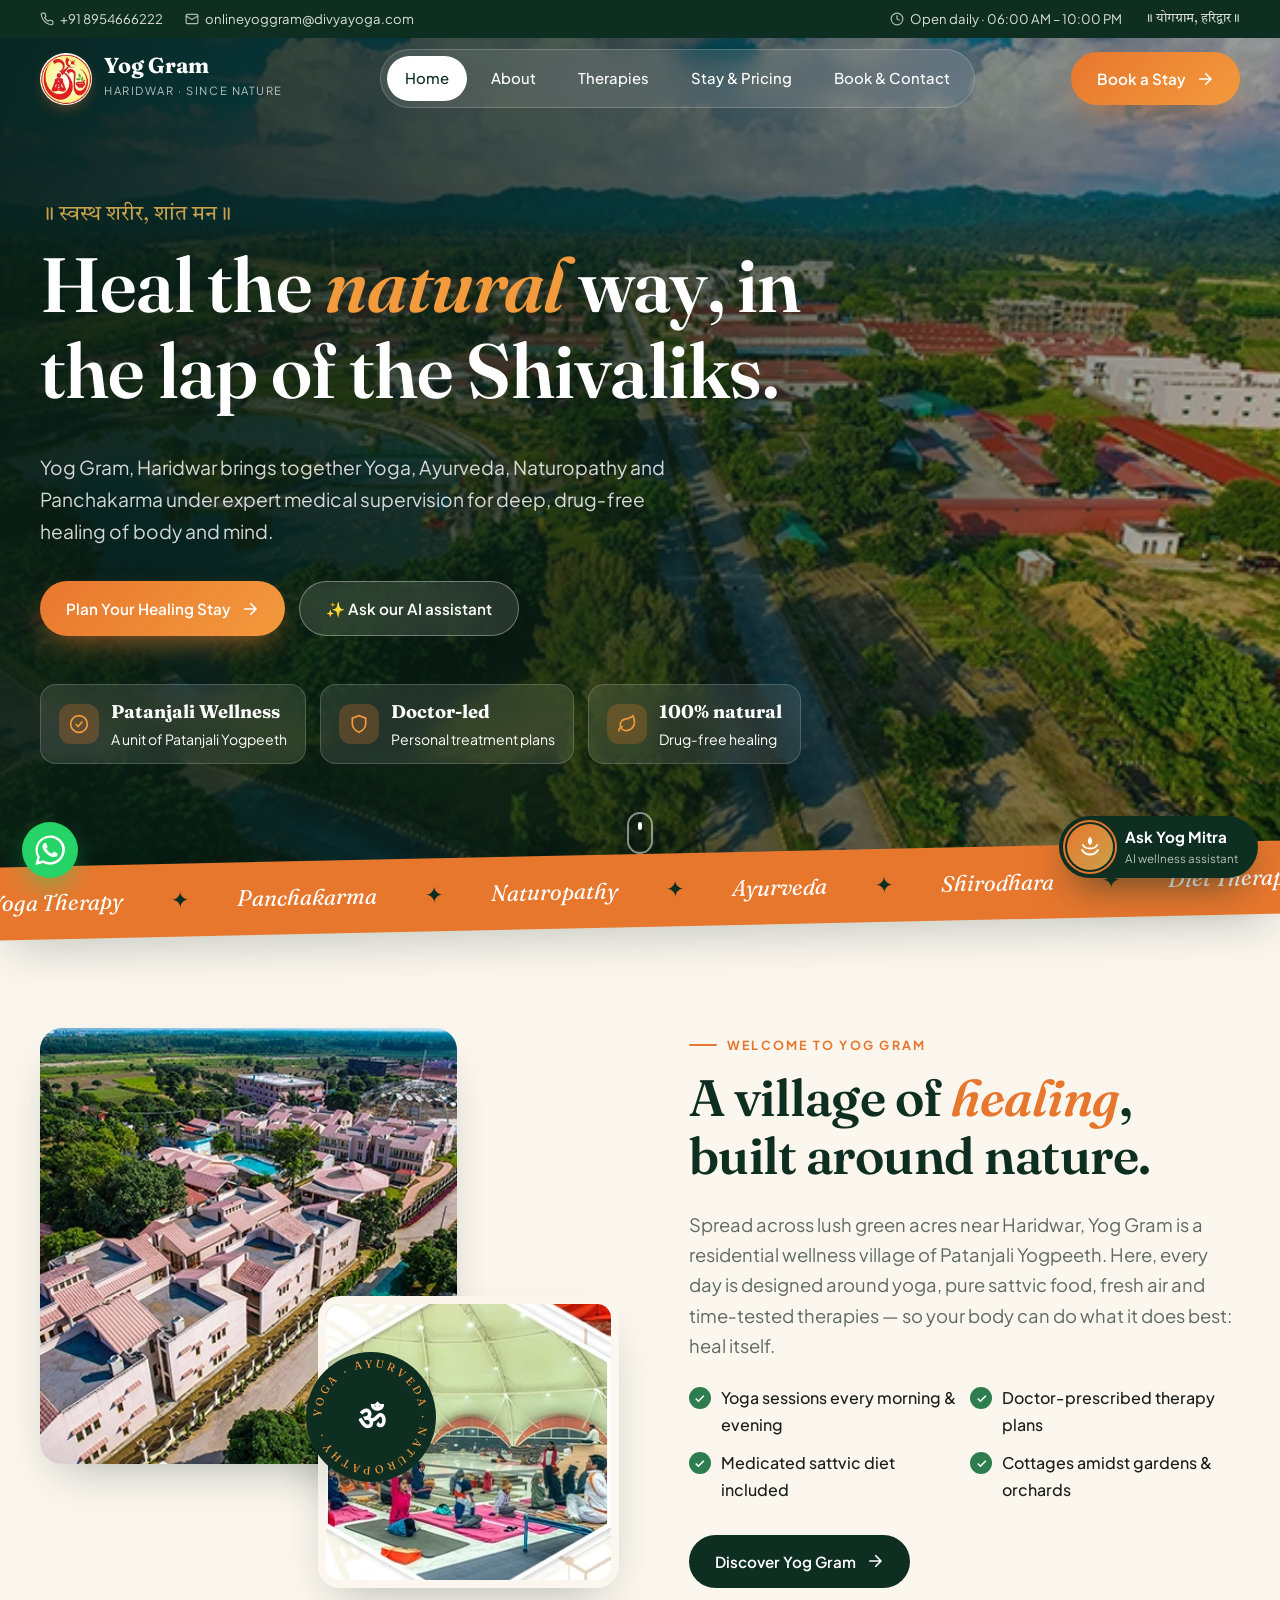
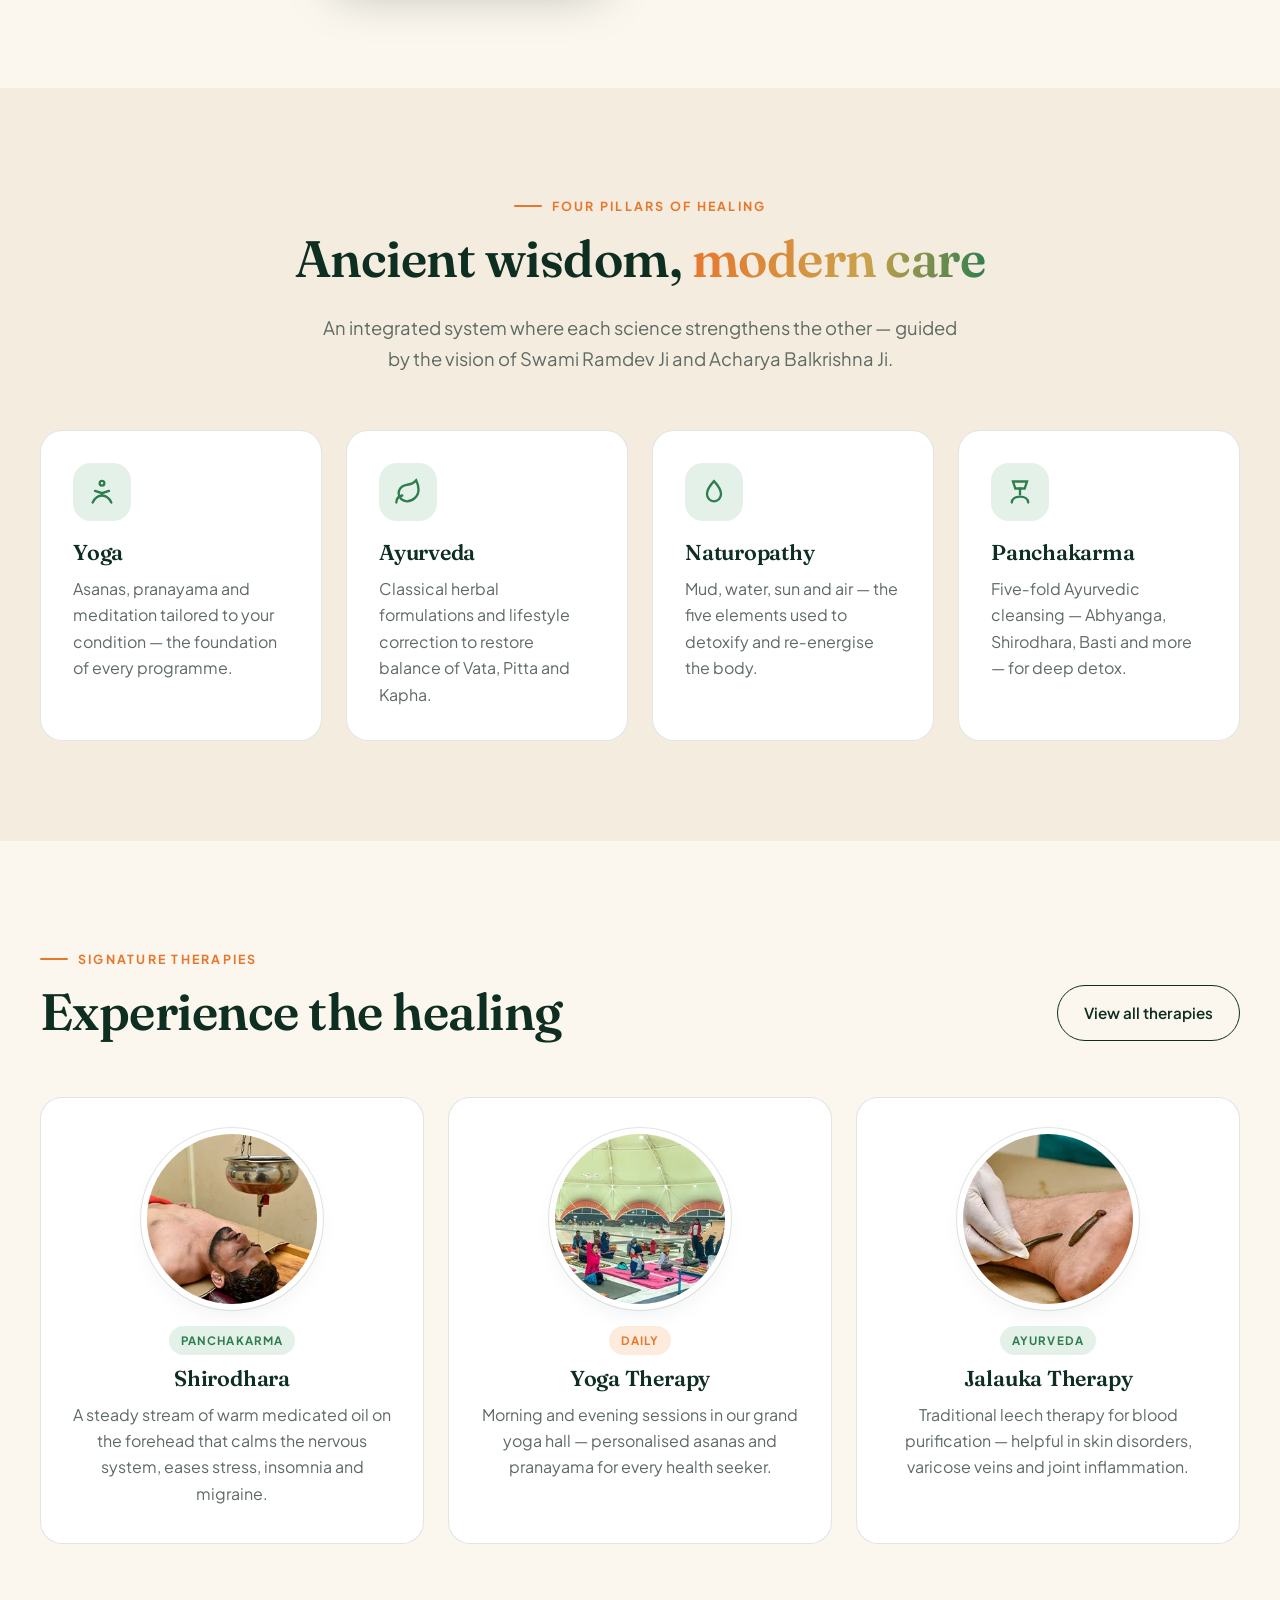
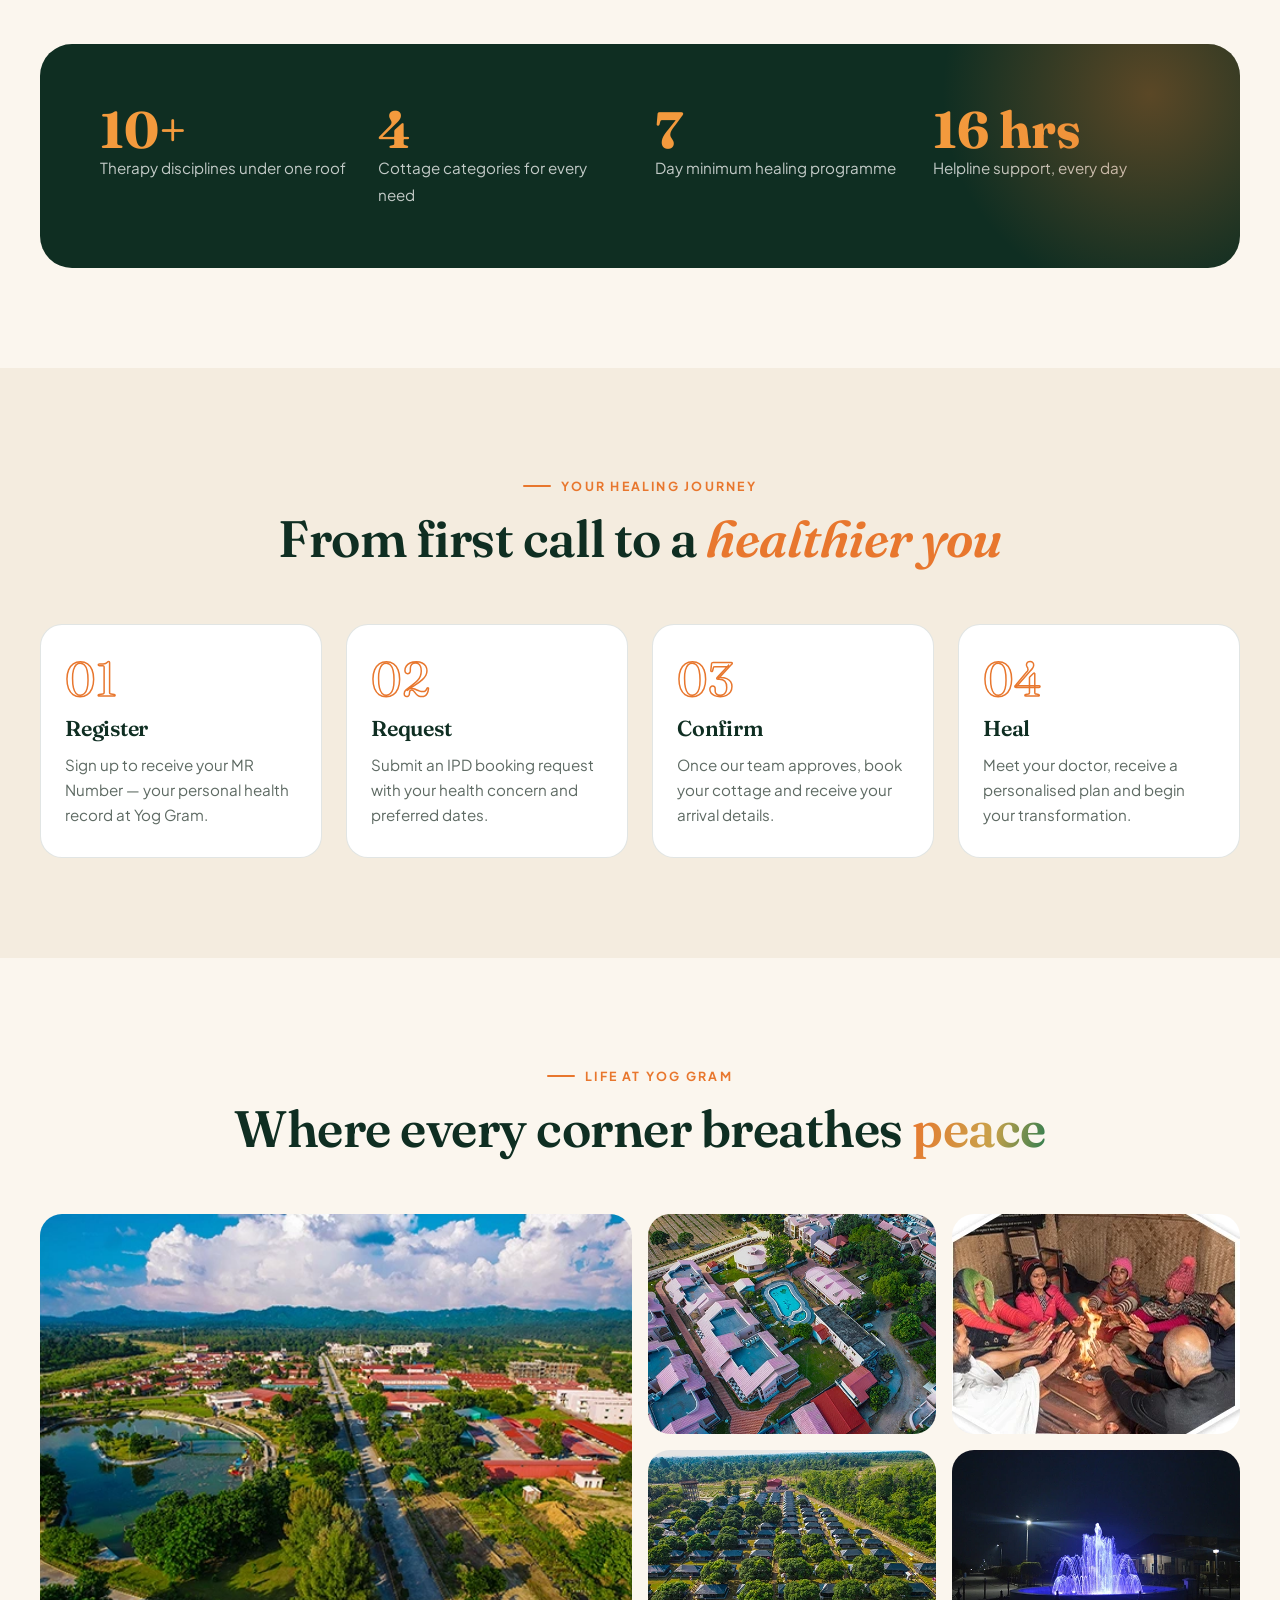
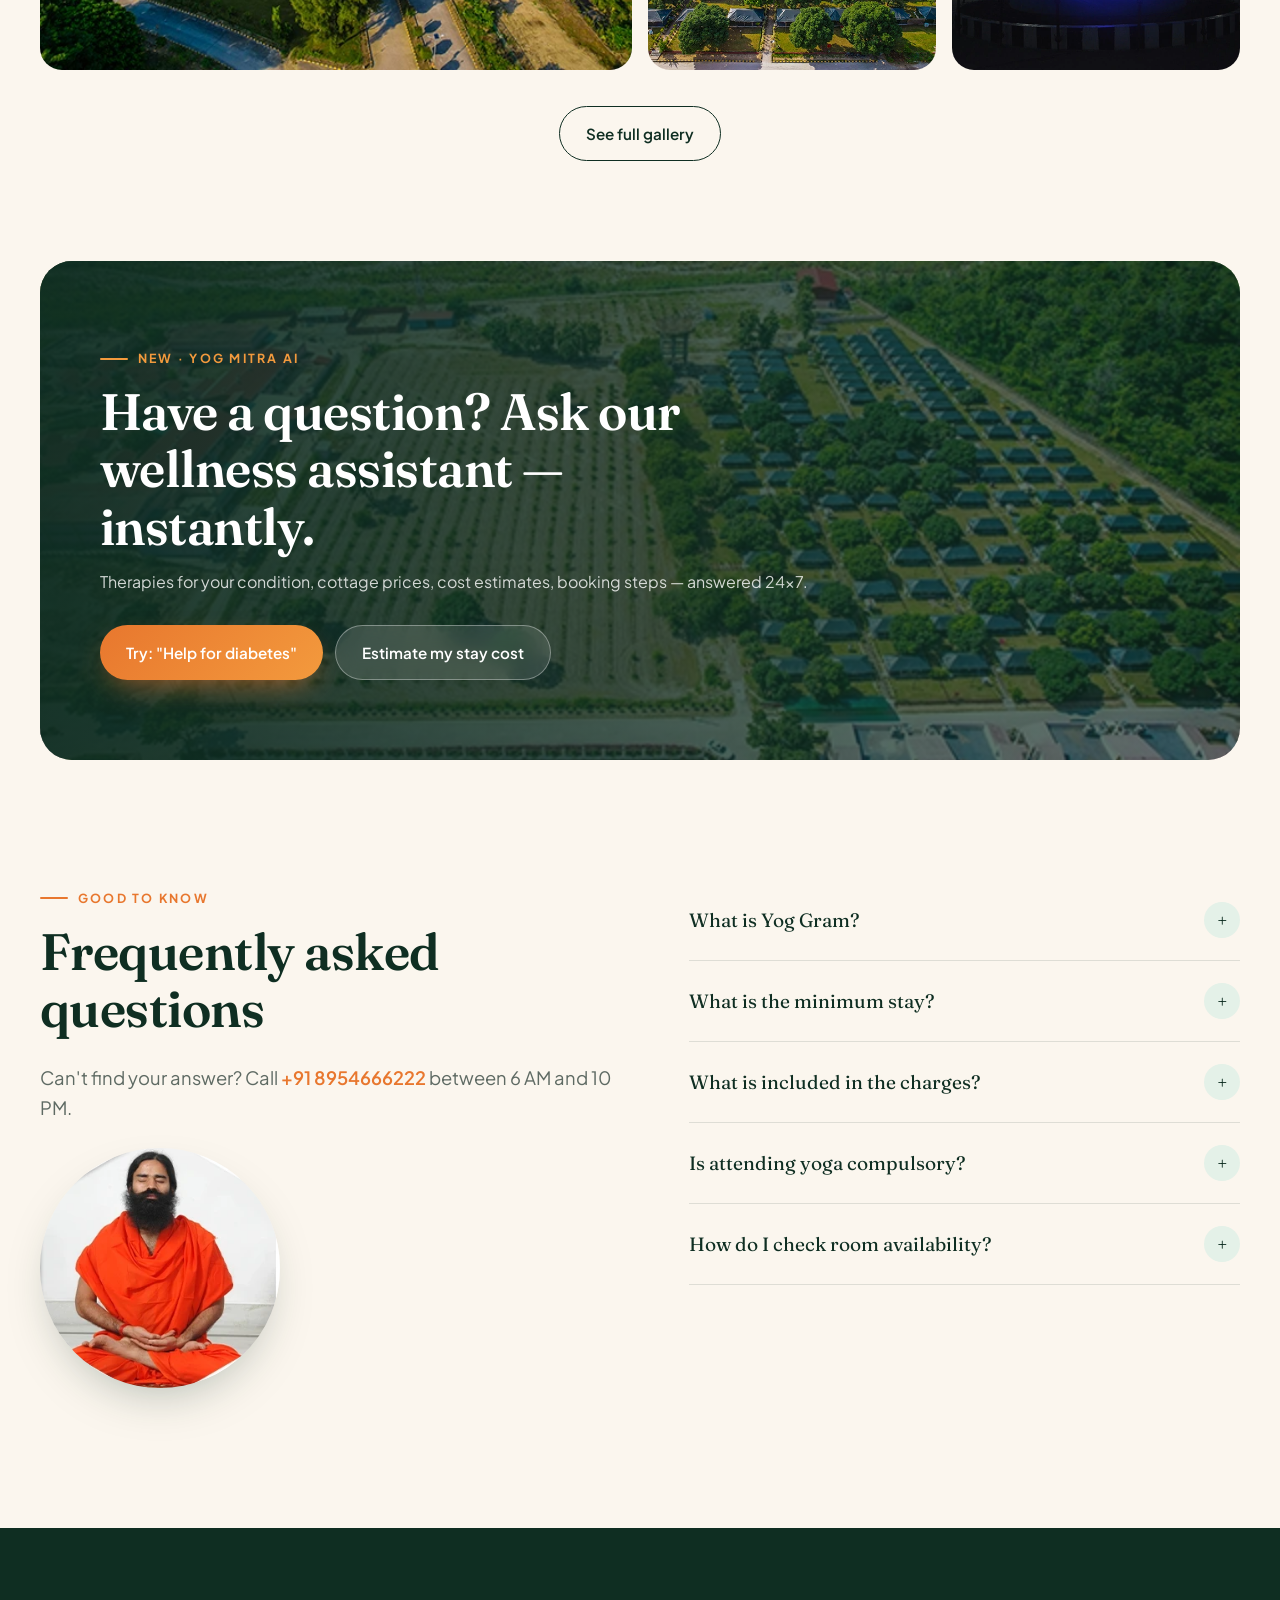
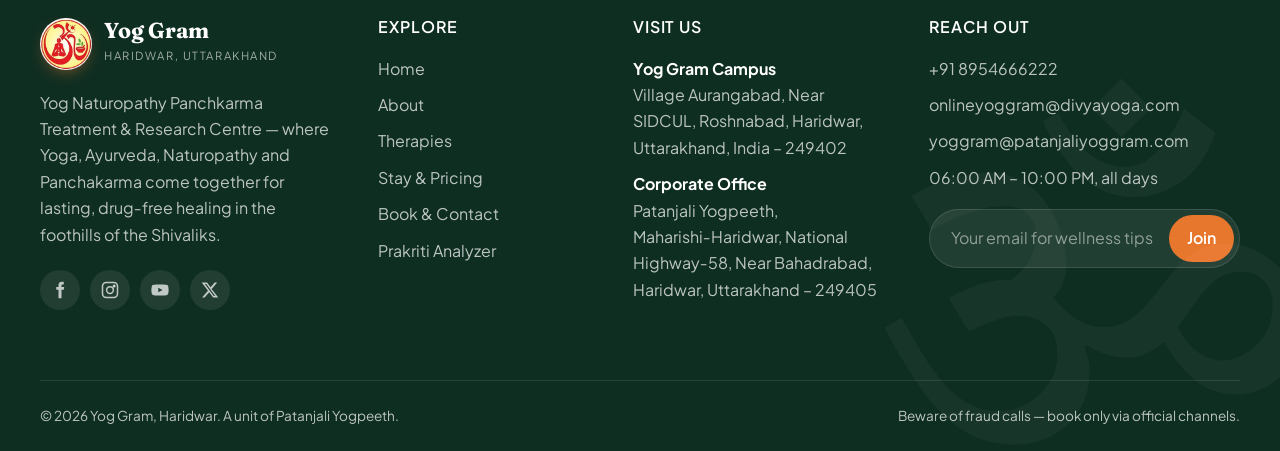
<file: index.html>
<!doctype html>
<html lang="en">
<head>
<meta charset="utf-8">
<meta name="viewport" content="width=device-width, initial-scale=1">
<title>Yog Gram Haridwar — Yoga, Naturopathy & Panchakarma Healing</title>
<meta name="description" content="Yog Gram, Haridwar — Yog Naturopathy Panchkarma Treatment & Research Centre. Drug-free healing through Yoga, Ayurveda, Naturopathy and Panchakarma.">
<meta name="theme-color" content="#0F2E22">
<link rel="icon" href="assets/img/yg-logo.webp">
<meta property="og:title" content="Yog Gram Haridwar — Heal the natural way">
<meta property="og:image" content="assets/img/g7.webp">
<link rel="preconnect" href="https://fonts.googleapis.com"><link rel="preconnect" href="https://fonts.gstatic.com" crossorigin>
<link href="https://fonts.googleapis.com/css2?family=Fraunces:ital,opsz,wght@0,9..144,400..700;1,9..144,400..700&family=Plus+Jakarta+Sans:wght@400;500;600;700&family=Tiro+Devanagari+Hindi&display=swap" rel="stylesheet">
<link rel="stylesheet" href="assets/css/styles.css">
</head>
<body data-page="home">

<!-- HERO -->
<section class="hero">
  <div class="hero-bg"><img src="assets/img/g7.webp" alt="Aerial view of Yog Gram campus with lake and Shivalik hills"></div>
  <div class="container">
    <div class="hero-hindi reveal">॥ स्वस्थ शरीर, शांत मन ॥</div>
    <h1 class="reveal d1">Heal the <em>natural</em> way, in the lap of the Shivaliks.</h1>
    <p class="lead reveal d2">Yog Gram, Haridwar brings together Yoga, Ayurveda, Naturopathy and Panchakarma under expert medical supervision for deep, drug‑free healing of body and mind.</p>
    <div class="hero-actions reveal d3">
      <a href="contact.html#book" class="btn btn-primary">Plan Your Healing Stay <svg viewBox="0 0 24 24" fill="none" stroke="currentColor" stroke-width="2.2" stroke-linecap="round" stroke-linejoin="round"><path d="M5 12h14M13 5l7 7-7 7"/></svg></a>
      <button class="btn btn-ghost" onclick="openYogMitra()">✨ Ask our AI assistant</button>
    </div>
    <div class="hero-badges reveal d3">
      <div class="badge-glass"><span class="ic"><svg viewBox="0 0 24 24" fill="none" stroke="currentColor" stroke-width="2"><path d="M12 2a10 10 0 1 0 0 20 10 10 0 0 0 0-20z"/><path d="M8 12l3 3 5-6"/></svg></span><div><b>Patanjali Wellness</b>A unit of Patanjali Yogpeeth</div></div>
      <div class="badge-glass"><span class="ic"><svg viewBox="0 0 24 24" fill="none" stroke="currentColor" stroke-width="2"><path d="M12 22s8-4 8-10V5l-8-3-8 3v7c0 6 8 10 8 10z"/></svg></span><div><b>Doctor‑led</b>Personal treatment plans</div></div>
      <div class="badge-glass"><span class="ic"><svg viewBox="0 0 24 24" fill="none" stroke="currentColor" stroke-width="2"><path d="M11 20A7 7 0 0 1 9.8 6.1C15.5 5 17 4.5 19 2c1 2 2 4.2 2 8 0 5.5-4.8 10-10 10z"/><path d="M2 21c0-3 1.9-5.4 5.1-6"/></svg></span><div><b>100% natural</b>Drug‑free healing</div></div>
    </div>
  </div>
  <div class="scroll-cue"></div>
</section>

<div class="marquee"><div class="marquee-track">
  <span>Yoga Therapy</span><span>Panchakarma</span><span>Naturopathy</span><span>Ayurveda</span><span>Shirodhara</span><span>Diet Therapy</span><span>Acupressure</span><span>Shatkarma</span><span>Mud Therapy</span><span>Hydrotherapy</span>
  <span>Yoga Therapy</span><span>Panchakarma</span><span>Naturopathy</span><span>Ayurveda</span><span>Shirodhara</span><span>Diet Therapy</span><span>Acupressure</span><span>Shatkarma</span><span>Mud Therapy</span><span>Hydrotherapy</span>
</div></div>

<!-- ABOUT TEASER -->
<section>
  <div class="container split">
    <div class="collage reveal">
      <img class="c1" src="assets/img/g5.webp" alt="Yog Gram cottages and buildings">
      <img class="c2" src="assets/img/t-yoga.webp" alt="Group yoga session in the yoga hall">
      <div class="stamp">
        <svg viewBox="0 0 100 100"><defs><path id="circ" d="M50,50 m-38,0 a38,38 0 1,1 76,0 a38,38 0 1,1 -76,0"/></defs><text font-size="8.4" fill="#F39A3D" letter-spacing="2.4"><textPath href="#circ">YOGA · AYURVEDA · NATUROPATHY · </textPath></text></svg>
        <b>ॐ</b>
      </div>
    </div>
    <div class="reveal d1">
      <span class="eyebrow">Welcome to Yog Gram</span>
      <h2>A village of <em class="serif">healing</em>, built around nature.</h2>
      <p class="lead">Spread across lush green acres near Haridwar, Yog Gram is a residential wellness village of Patanjali Yogpeeth. Here, every day is designed around yoga, pure sattvic food, fresh air and time‑tested therapies — so your body can do what it does best: heal itself.</p>
      <ul class="checks">
        <li>Yoga sessions every morning & evening</li>
        <li>Doctor‑prescribed therapy plans</li>
        <li>Medicated sattvic diet included</li>
        <li>Cottages amidst gardens & orchards</li>
      </ul>
      <a href="about.html" class="btn btn-dark">Discover Yog Gram <svg viewBox="0 0 24 24" fill="none" stroke="currentColor" stroke-width="2.2" stroke-linecap="round" stroke-linejoin="round"><path d="M5 12h14M13 5l7 7-7 7"/></svg></a>
    </div>
  </div>
</section>

<!-- PILLARS -->
<section style="background:var(--cream-2)">
  <div class="container">
    <div class="section-head center reveal">
      <span class="eyebrow">Four Pillars of Healing</span>
      <h2>Ancient wisdom, <span class="grad-text">modern care</span></h2>
      <p class="lead">An integrated system where each science strengthens the other — guided by the vision of Swami Ramdev Ji and Acharya Balkrishna Ji.</p>
    </div>
    <div class="grid g-4">
      <div class="card reveal"><div class="icon-bubble"><svg viewBox="0 0 24 24" fill="none" stroke="currentColor" stroke-width="2" stroke-linecap="round"><circle cx="12" cy="4.5" r="2"/><path d="M4 21c2-4 4-6 8-6s6 2 8 6M6 11l6 2 6-2M12 13v2"/></svg></div><h3>Yoga</h3><p>Asanas, pranayama and meditation tailored to your condition — the foundation of every programme.</p></div>
      <div class="card reveal d1"><div class="icon-bubble"><svg viewBox="0 0 24 24" fill="none" stroke="currentColor" stroke-width="2" stroke-linecap="round"><path d="M11 20A7 7 0 0 1 9.8 6.1C15.5 5 17 4.5 19 2c1 2 2 4.2 2 8 0 5.5-4.8 10-10 10z"/><path d="M2 21c0-3 1.9-5.4 5.1-6"/></svg></div><h3>Ayurveda</h3><p>Classical herbal formulations and lifestyle correction to restore balance of Vata, Pitta and Kapha.</p></div>
      <div class="card reveal d2"><div class="icon-bubble"><svg viewBox="0 0 24 24" fill="none" stroke="currentColor" stroke-width="2" stroke-linecap="round"><path d="M12 2.7s6 6.3 6 11.3a6 6 0 0 1-12 0c0-5 6-11.3 6-11.3z"/></svg></div><h3>Naturopathy</h3><p>Mud, water, sun and air — the five elements used to detoxify and re‑energise the body.</p></div>
      <div class="card reveal d3"><div class="icon-bubble"><svg viewBox="0 0 24 24" fill="none" stroke="currentColor" stroke-width="2" stroke-linecap="round"><path d="M6 3h12l-2 6H8z"/><path d="M12 9v5"/><path d="M5 21c0-3 3-5 7-5s7 2 7 5"/></svg></div><h3>Panchakarma</h3><p>Five‑fold Ayurvedic cleansing — Abhyanga, Shirodhara, Basti and more — for deep detox.</p></div>
    </div>
  </div>
</section>

<!-- THERAPY HIGHLIGHTS -->
<section>
  <div class="container">
    <div class="section-head reveal" style="display:flex;justify-content:space-between;align-items:end;gap:30px;flex-wrap:wrap">
      <div><span class="eyebrow">Signature Therapies</span><h2 style="margin:0">Experience the healing</h2></div>
      <a href="therapies.html" class="btn btn-outline">View all therapies</a>
    </div>
    <div class="grid g-3">
      <div class="card therapy-card reveal"><div class="orb"><img src="assets/img/t-shirodhara.webp" alt="Shirodhara therapy"></div><span class="tag">Panchakarma</span><h3>Shirodhara</h3><p>A steady stream of warm medicated oil on the forehead that calms the nervous system, eases stress, insomnia and migraine.</p></div>
      <div class="card therapy-card reveal d1"><div class="orb"><img src="assets/img/t-yoga.webp" alt="Yoga therapy hall"></div><span class="tag saffron">Daily</span><h3>Yoga Therapy</h3><p>Morning and evening sessions in our grand yoga hall — personalised asanas and pranayama for every health seeker.</p></div>
      <div class="card therapy-card reveal d2"><div class="orb"><img src="assets/img/t-jalauka.webp" alt="Jalauka leech therapy"></div><span class="tag">Ayurveda</span><h3>Jalauka Therapy</h3><p>Traditional leech therapy for blood purification — helpful in skin disorders, varicose veins and joint inflammation.</p></div>
    </div>
  </div>
</section>

<!-- STATS -->
<section style="padding-top:0">
  <div class="container">
    <div class="stats reveal">
      <div class="stat"><b data-count="10" data-suffix="+">0</b><span>Therapy disciplines under one roof</span></div>
      <div class="stat"><b data-count="4">0</b><span>Cottage categories for every need</span></div>
      <div class="stat"><b data-count="7">0</b><span>Day minimum healing programme</span></div>
      <div class="stat"><b data-count="16" data-suffix=" hrs">0</b><span>Helpline support, every day</span></div>
    </div>
  </div>
</section>

<!-- JOURNEY -->
<section style="background:var(--cream-2)">
  <div class="container">
    <div class="section-head center reveal">
      <span class="eyebrow">Your Healing Journey</span>
      <h2>From first call to a <em class="serif">healthier you</em></h2>
    </div>
    <div class="steps">
      <div class="step reveal"><h3>Register</h3><p>Sign up to receive your MR Number — your personal health record at Yog Gram.</p></div>
      <div class="step reveal d1"><h3>Request</h3><p>Submit an IPD booking request with your health concern and preferred dates.</p></div>
      <div class="step reveal d2"><h3>Confirm</h3><p>Once our team approves, book your cottage and receive your arrival details.</p></div>
      <div class="step reveal d3"><h3>Heal</h3><p>Meet your doctor, receive a personalised plan and begin your transformation.</p></div>
    </div>
  </div>
</section>

<!-- GALLERY TEASER -->
<section>
  <div class="container">
    <div class="section-head center reveal">
      <span class="eyebrow">Life at Yog Gram</span>
      <h2>Where every corner breathes <span class="grad-text">peace</span></h2>
    </div>
    <div class="bento reveal">
      <a class="w2 h2" href="assets/img/g7.webp" data-lightbox data-caption="Campus & lake"><img src="assets/img/g7.webp" alt="Campus with lake" loading="lazy"></a>
      <a href="assets/img/g4.webp" data-lightbox data-caption="Cottages & pool"><img src="assets/img/g4.webp" alt="Cottages and pool" loading="lazy"></a>
      <a href="assets/img/t-havan.webp" data-lightbox data-caption="Evening havan"><img src="assets/img/t-havan.webp" alt="Havan ceremony" loading="lazy"></a>
      <a href="assets/img/g6.webp" data-lightbox data-caption="Green cottages"><img src="assets/img/g6.webp" alt="Cottages among trees" loading="lazy"></a>
      <a href="assets/img/g8.webp" data-lightbox data-caption="Night fountain"><img src="assets/img/g8.webp" alt="Fountain at night" loading="lazy"></a>
    </div>
    <div class="center" style="margin-top:36px"><a href="about.html#gallery" class="btn btn-outline">See full gallery</a></div>
  </div>
</section>

<!-- AI BANNER -->
<section style="padding-top:0">
  <div class="container">
    <div class="cta-band reveal">
      <img src="assets/img/g1.webp" alt="">
      <div>
        <span class="eyebrow" style="color:var(--saffron-2)">New · Yog Mitra AI</span>
        <h2>Have a question? Ask our wellness assistant — instantly.</h2>
        <p style="color:rgba(255,255,255,.8);margin:14px 0 0">Therapies for your condition, cottage prices, cost estimates, booking steps — answered 24×7.</p>
      </div>
      <div style="display:flex;gap:12px;flex-wrap:wrap">
        <button class="btn btn-primary" onclick="openYogMitra('Help for diabetes')">Try: "Help for diabetes"</button>
        <button class="btn btn-ghost" onclick="openYogMitra('Cost for 10 days in Maharishi')">Estimate my stay cost</button>
      </div>
    </div>
  </div>
</section>

<!-- FAQ -->
<section style="padding-top:20px">
  <div class="container split" style="align-items:start">
    <div class="reveal">
      <span class="eyebrow">Good to Know</span>
      <h2>Frequently asked questions</h2>
      <p class="lead">Can't find your answer? Call <a href="tel:918954666222" style="color:var(--saffron);font-weight:600">+91 8954666222</a> between 6 AM and 10 PM.</p>
      <img src="assets/img/t-meditation.webp" alt="Meditation" style="border-radius:50%;width:240px;height:240px;object-fit:cover;margin-top:24px;box-shadow:var(--shadow)">
    </div>
    <div class="reveal d1">
      <div class="acc"><button>What is Yog Gram? <span class="pm">+</span></button><div class="panel"><p>Yog Gram is a holistic wellness centre in Haridwar offering Yoga Therapy, Ayurveda, Panchakarma, Naturopathy, Physiotherapy, Diet Therapy and more — all under medical supervision.</p></div></div>
      <div class="acc"><button>What is the minimum stay? <span class="pm">+</span></button><div class="panel"><p>The minimum stay is 7 days. Your doctor may recommend a longer programme depending on your health condition.</p></div></div>
      <div class="acc"><button>What is included in the charges? <span class="pm">+</span></button><div class="panel"><p>Accommodation, all meals and all doctor‑prescribed therapies are included. Treatment kit, blood tests, medicines and certain special therapies are charged extra.</p></div></div>
      <div class="acc"><button>Is attending yoga compulsory? <span class="pm">+</span></button><div class="panel"><p>Yes. Morning and evening yoga is mandatory for all health seekers, as it greatly increases the effectiveness of Panchakarma and naturopathy treatments.</p></div></div>
      <div class="acc"><button>How do I check room availability? <span class="pm">+</span></button><div class="panel"><p>Submit an IPD booking request through our <a href="contact.html#book" style="color:var(--saffron)">booking form</a> or call the centre directly.</p></div></div>
    </div>
  </div>
</section>

<script src="assets/js/data.js"></script>
<script src="assets/js/main.js"></script>
<script src="assets/js/bot.js"></script>
</body>
</html>
</file>
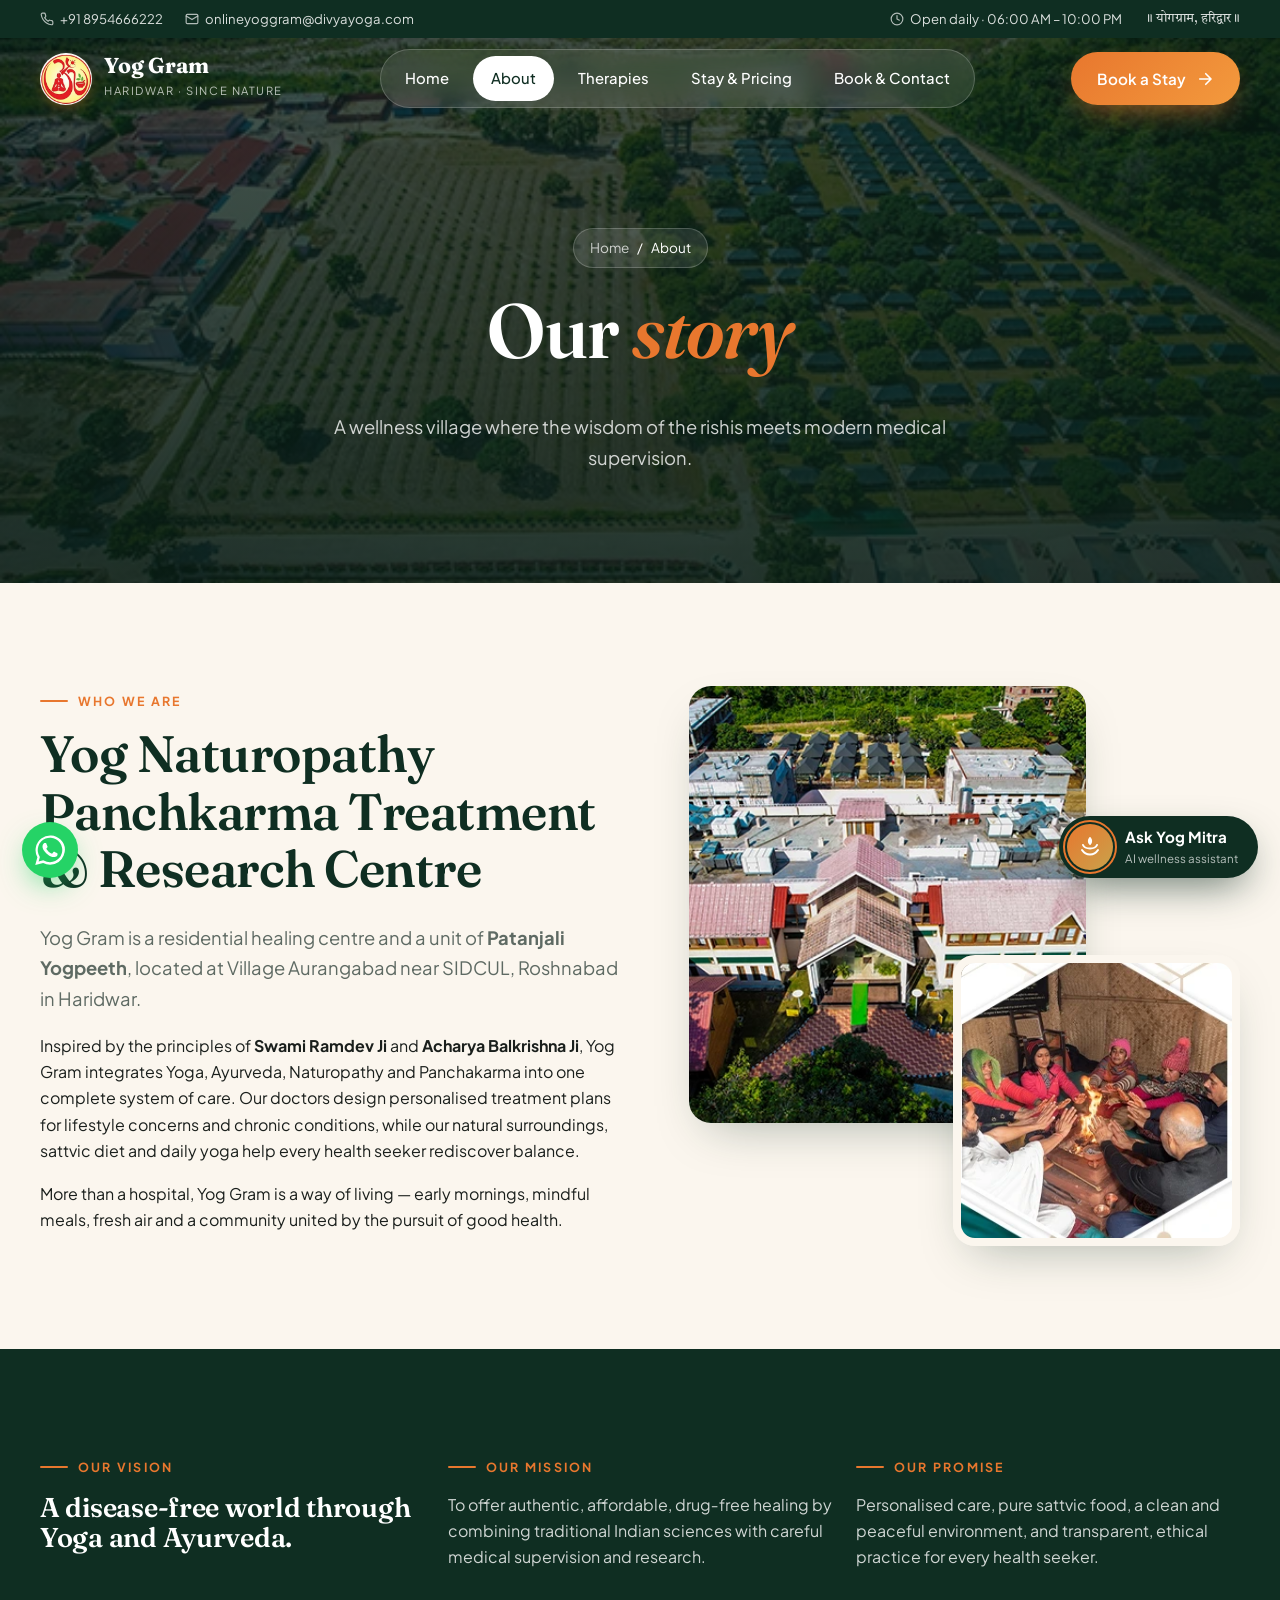
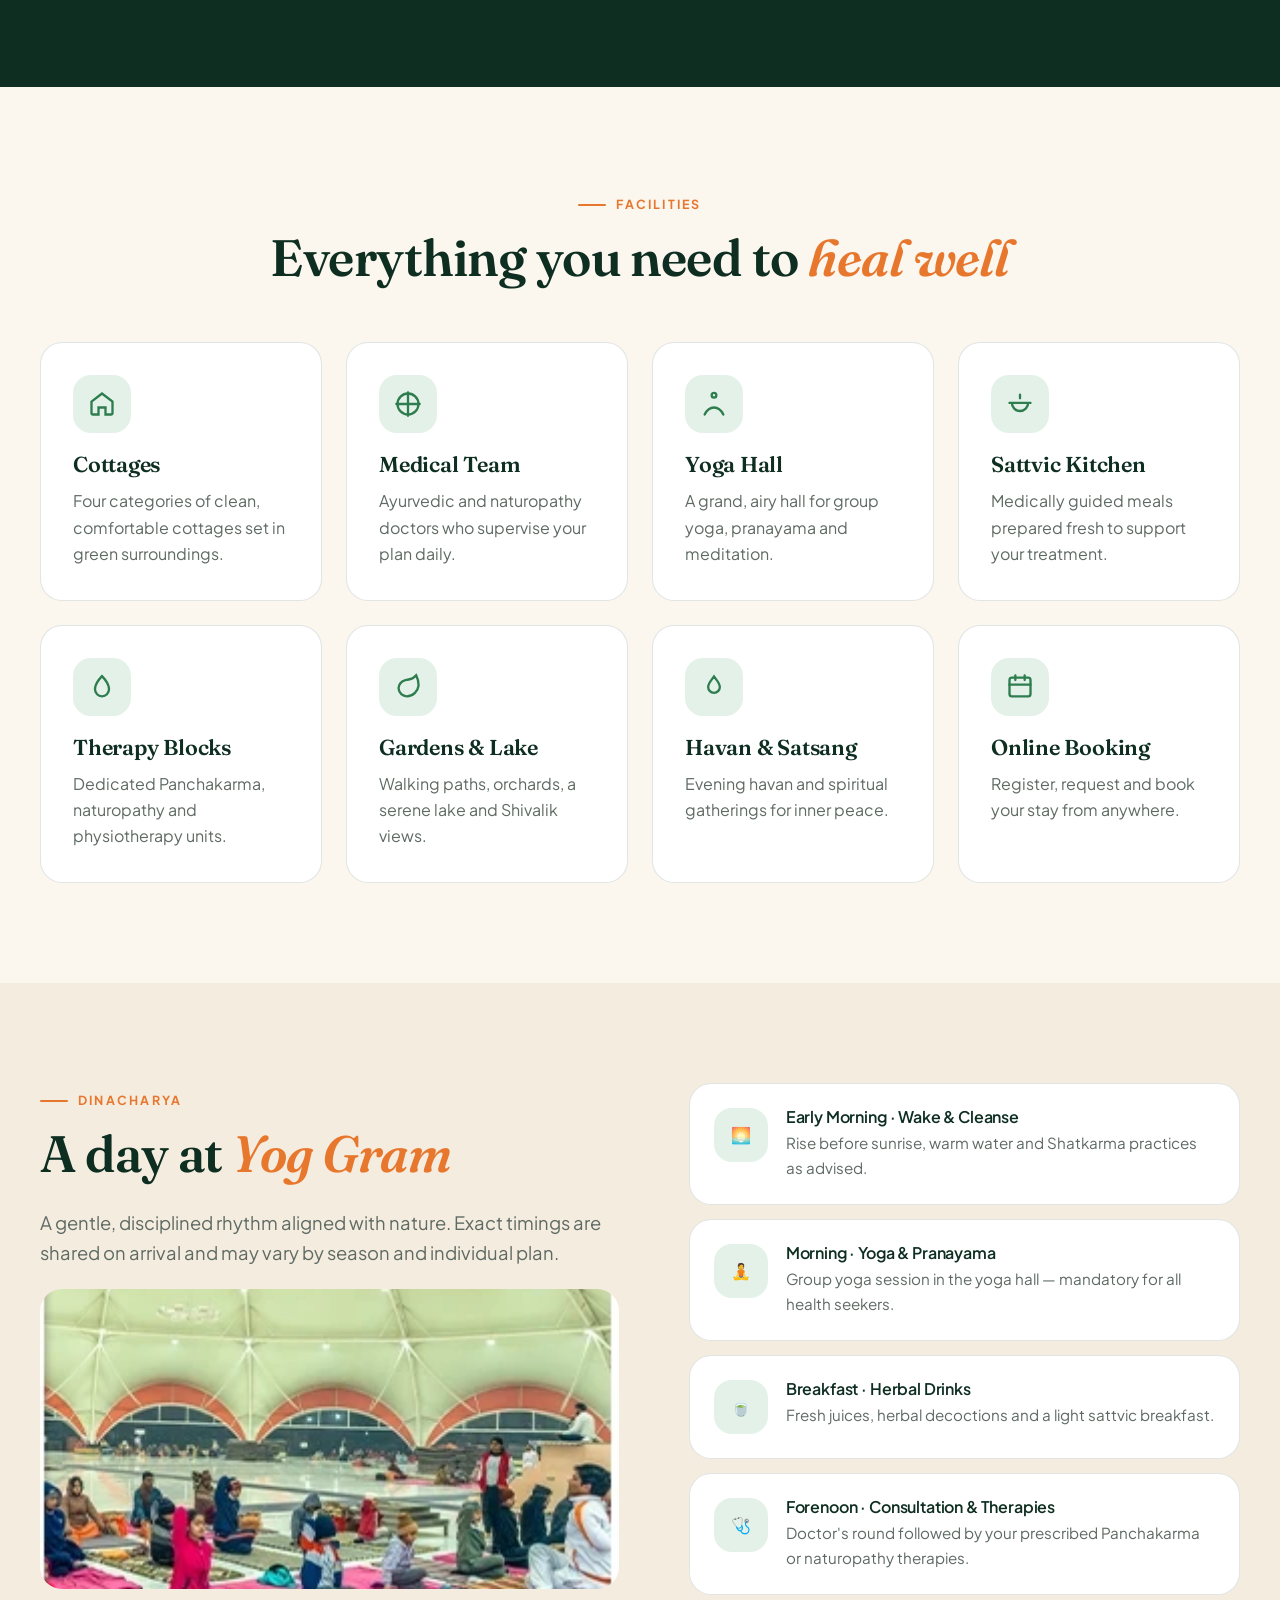
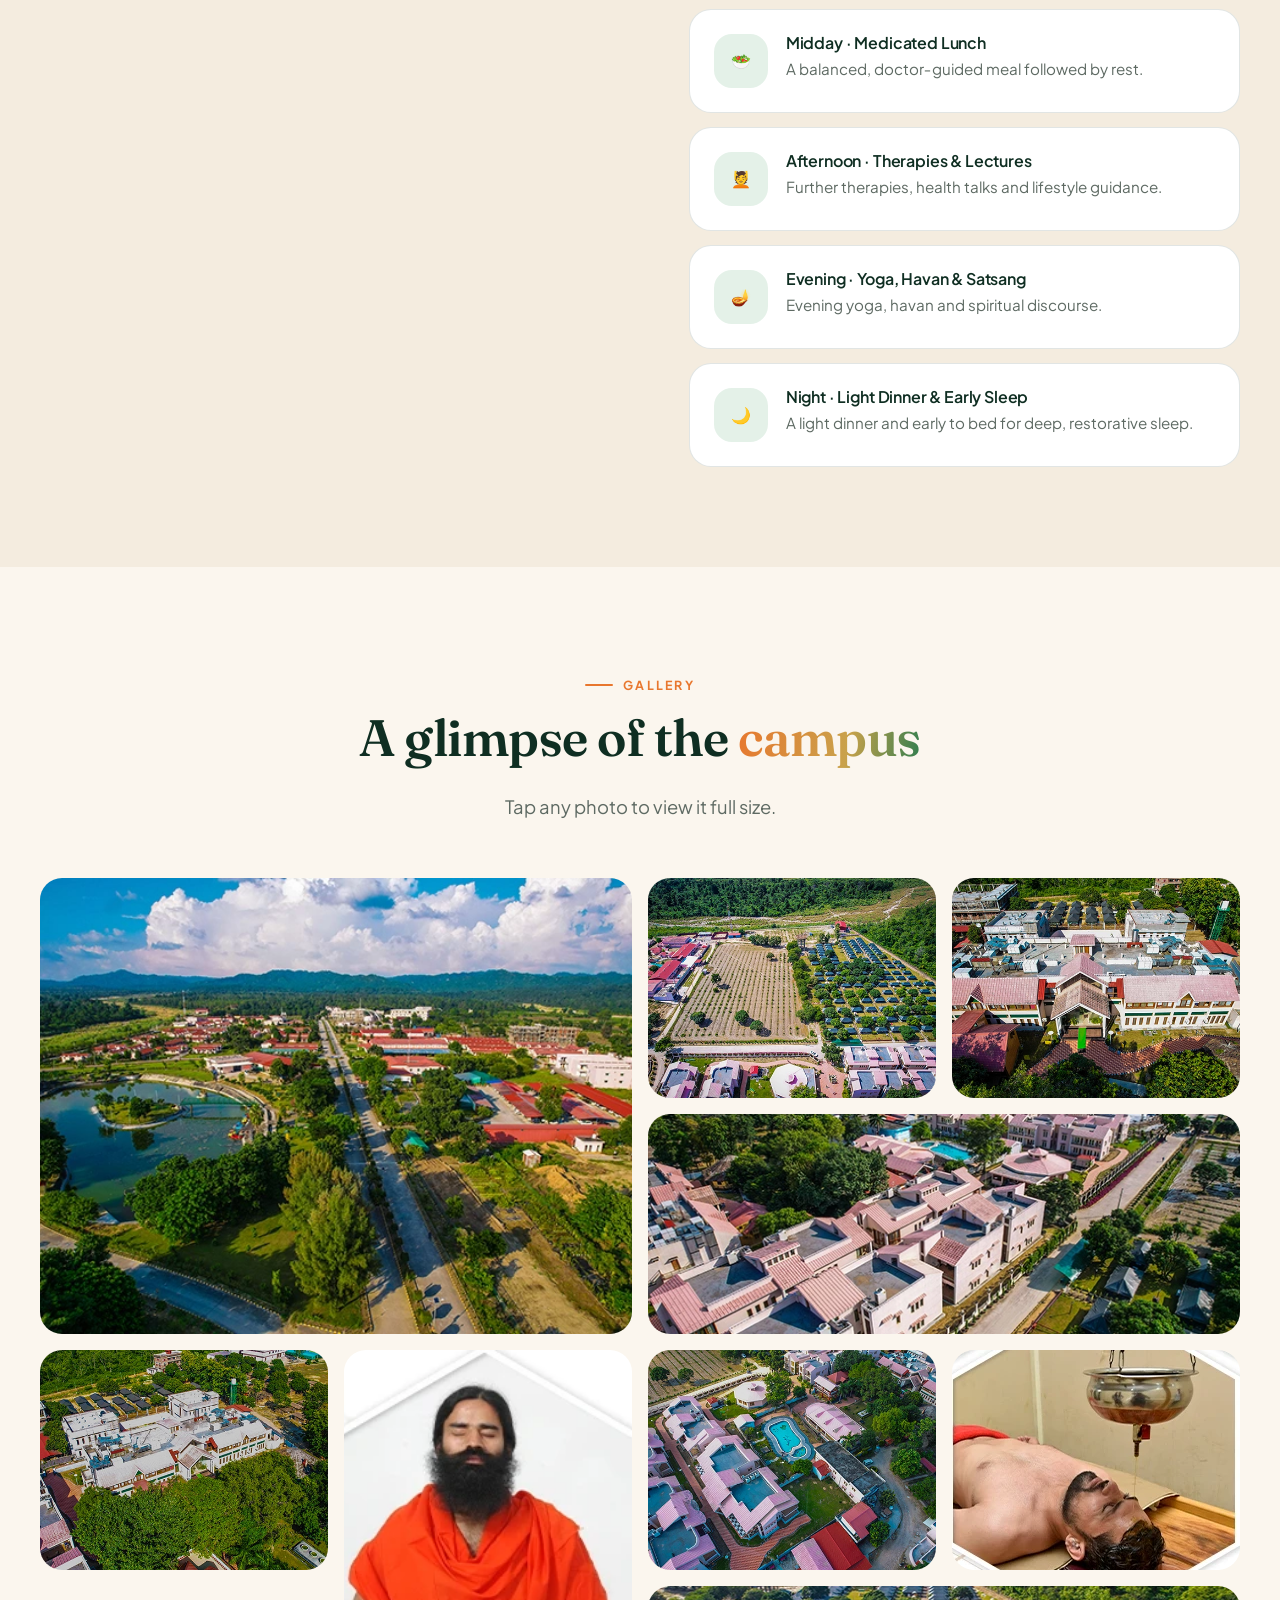
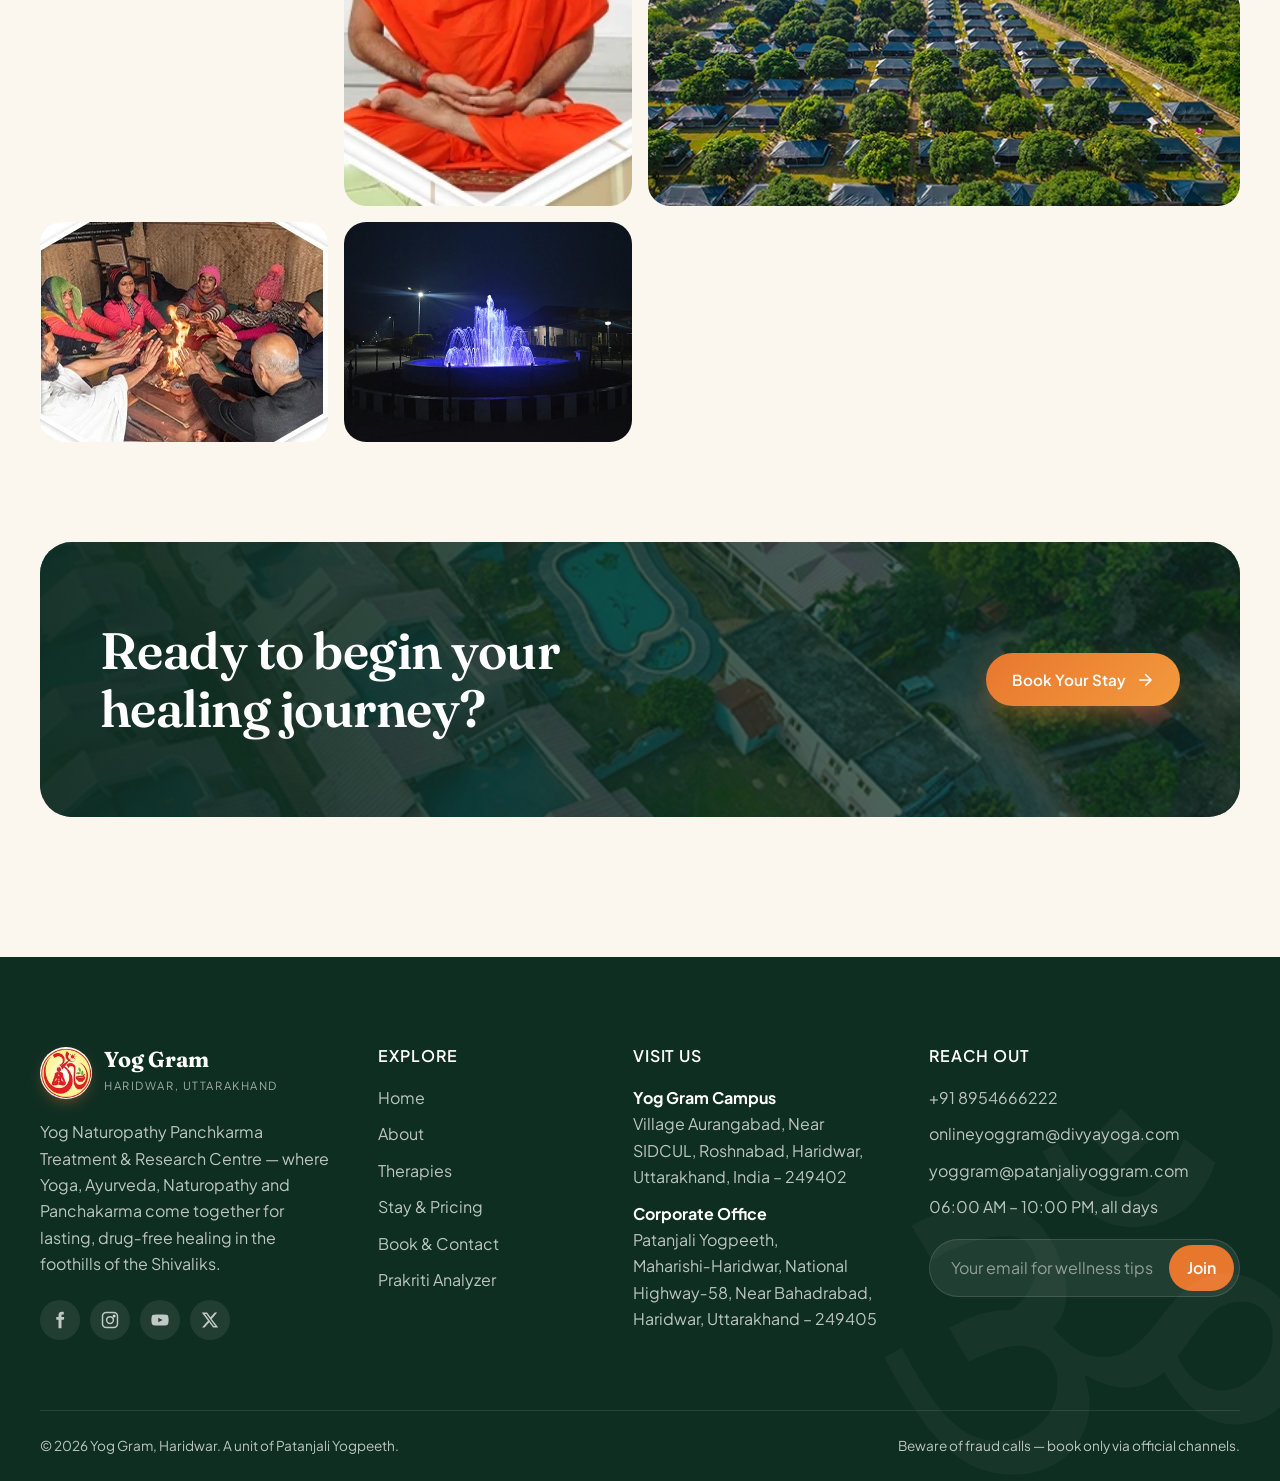
<file: about.html>
<!doctype html>
<html lang="en">
<head>
<meta charset="utf-8">
<meta name="viewport" content="width=device-width, initial-scale=1">
<title>About Yog Gram — Our Story, Campus & Daily Routine</title>
<meta name="description" content="Learn about Yog Gram, Haridwar — a residential wellness village of Patanjali Yogpeeth combining Yoga, Ayurveda, Naturopathy and Panchakarma.">
<meta name="theme-color" content="#0F2E22">
<link rel="icon" href="assets/img/yg-logo.webp">
<link rel="preconnect" href="https://fonts.googleapis.com"><link rel="preconnect" href="https://fonts.gstatic.com" crossorigin>
<link href="https://fonts.googleapis.com/css2?family=Fraunces:ital,opsz,wght@0,9..144,400..700;1,9..144,400..700&family=Plus+Jakarta+Sans:wght@400;500;600;700&family=Tiro+Devanagari+Hindi&display=swap" rel="stylesheet">
<link rel="stylesheet" href="assets/css/styles.css">
</head>
<body data-page="about">

<section class="page-hero">
  <img class="bg" src="assets/img/g1.webp" alt="">
  <div class="container">
    <div class="crumbs"><a href="index.html">Home</a> / <span>About</span></div>
    <h1 class="reveal">Our <em class="serif">story</em></h1>
    <p class="lead reveal d1">A wellness village where the wisdom of the rishis meets modern medical supervision.</p>
  </div>
</section>

<!-- STORY -->
<section>
  <div class="container split">
    <div class="reveal">
      <span class="eyebrow">Who We Are</span>
      <h2>Yog Naturopathy Panchkarma Treatment & Research Centre</h2>
      <p class="lead">Yog Gram is a residential healing centre and a unit of <b>Patanjali Yogpeeth</b>, located at Village Aurangabad near SIDCUL, Roshnabad in Haridwar.</p>
      <p>Inspired by the principles of <b>Swami Ramdev Ji</b> and <b>Acharya Balkrishna Ji</b>, Yog Gram integrates Yoga, Ayurveda, Naturopathy and Panchakarma into one complete system of care. Our doctors design personalised treatment plans for lifestyle concerns and chronic conditions, while our natural surroundings, sattvic diet and daily yoga help every health seeker rediscover balance.</p>
      <p>More than a hospital, Yog Gram is a way of living — early mornings, mindful meals, fresh air and a community united by the pursuit of good health.</p>
    </div>
    <div class="collage reveal d1">
      <img class="c1" src="assets/img/g2.webp" alt="Yog Gram main building">
      <img class="c2" src="assets/img/t-havan.webp" alt="Havan at Yog Gram">
    </div>
  </div>
</section>

<!-- VISION -->
<section style="background:var(--forest);color:rgba(255,255,255,.8)">
  <div class="container">
    <div class="grid g-3">
      <div class="reveal"><span class="eyebrow">Our Vision</span><h3 style="color:#fff;font-size:1.7rem">A disease‑free world through Yoga and Ayurveda.</h3></div>
      <div class="reveal d1"><span class="eyebrow">Our Mission</span><p>To offer authentic, affordable, drug‑free healing by combining traditional Indian sciences with careful medical supervision and research.</p></div>
      <div class="reveal d2"><span class="eyebrow">Our Promise</span><p>Personalised care, pure sattvic food, a clean and peaceful environment, and transparent, ethical practice for every health seeker.</p></div>
    </div>
  </div>
</section>

<!-- FACILITIES -->
<section>
  <div class="container">
    <div class="section-head center reveal">
      <span class="eyebrow">Facilities</span>
      <h2>Everything you need to <em class="serif">heal well</em></h2>
    </div>
    <div class="grid g-4">
      <div class="card reveal"><div class="icon-bubble"><svg viewBox="0 0 24 24" fill="none" stroke="currentColor" stroke-width="2" stroke-linecap="round"><path d="M3 10l9-7 9 7v10a1 1 0 0 1-1 1h-5v-6H9v6H4a1 1 0 0 1-1-1z"/></svg></div><h3>Cottages</h3><p>Four categories of clean, comfortable cottages set in green surroundings.</p></div>
      <div class="card reveal d1"><div class="icon-bubble"><svg viewBox="0 0 24 24" fill="none" stroke="currentColor" stroke-width="2" stroke-linecap="round"><path d="M12 2v20M2 12h20"/><circle cx="12" cy="12" r="9"/></svg></div><h3>Medical Team</h3><p>Ayurvedic and naturopathy doctors who supervise your plan daily.</p></div>
      <div class="card reveal d2"><div class="icon-bubble"><svg viewBox="0 0 24 24" fill="none" stroke="currentColor" stroke-width="2" stroke-linecap="round"><circle cx="12" cy="4.5" r="2"/><path d="M4 21c2-4 4-6 8-6s6 2 8 6"/></svg></div><h3>Yoga Hall</h3><p>A grand, airy hall for group yoga, pranayama and meditation.</p></div>
      <div class="card reveal d3"><div class="icon-bubble"><svg viewBox="0 0 24 24" fill="none" stroke="currentColor" stroke-width="2" stroke-linecap="round"><path d="M3 11h18M5 11a7 7 0 0 0 14 0M12 4v3"/></svg></div><h3>Sattvic Kitchen</h3><p>Medically guided meals prepared fresh to support your treatment.</p></div>
      <div class="card reveal"><div class="icon-bubble"><svg viewBox="0 0 24 24" fill="none" stroke="currentColor" stroke-width="2" stroke-linecap="round"><path d="M12 2.7s6 6.3 6 11.3a6 6 0 0 1-12 0c0-5 6-11.3 6-11.3z"/></svg></div><h3>Therapy Blocks</h3><p>Dedicated Panchakarma, naturopathy and physiotherapy units.</p></div>
      <div class="card reveal d1"><div class="icon-bubble"><svg viewBox="0 0 24 24" fill="none" stroke="currentColor" stroke-width="2" stroke-linecap="round"><path d="M11 20A7 7 0 0 1 9.8 6.1C15.5 5 17 4.5 19 2c1 2 2 4.2 2 8 0 5.5-4.8 10-10 10z"/></svg></div><h3>Gardens & Lake</h3><p>Walking paths, orchards, a serene lake and Shivalik views.</p></div>
      <div class="card reveal d2"><div class="icon-bubble"><svg viewBox="0 0 24 24" fill="none" stroke="currentColor" stroke-width="2" stroke-linecap="round"><path d="M12 3c-3 4-5 6-5 9a5 5 0 0 0 10 0c0-3-2-5-5-9z"/></svg></div><h3>Havan & Satsang</h3><p>Evening havan and spiritual gatherings for inner peace.</p></div>
      <div class="card reveal d3"><div class="icon-bubble"><svg viewBox="0 0 24 24" fill="none" stroke="currentColor" stroke-width="2" stroke-linecap="round"><rect x="3" y="4" width="18" height="16" rx="2"/><path d="M3 10h18M8 2v4M16 2v4"/></svg></div><h3>Online Booking</h3><p>Register, request and book your stay from anywhere.</p></div>
    </div>
  </div>
</section>

<!-- DAILY ROUTINE -->
<section id="routine" style="background:var(--cream-2)">
  <div class="container split" style="align-items:start">
    <div class="reveal" style="position:sticky;top:120px">
      <span class="eyebrow">Dinacharya</span>
      <h2>A day at <em class="serif">Yog Gram</em></h2>
      <p class="lead">A gentle, disciplined rhythm aligned with nature. Exact timings are shared on arrival and may vary by season and individual plan.</p>
      <img src="assets/img/t-yoga.webp" alt="Yoga session" style="border-radius:var(--radius);margin-top:20px;max-height:300px;width:100%;object-fit:cover">
    </div>
    <div class="reveal d1" style="display:grid;gap:14px">
      <div class="ctile"><div class="icon-bubble">🌅</div><div><h4>Early Morning · Wake & Cleanse</h4><p>Rise before sunrise, warm water and Shatkarma practices as advised.</p></div></div>
      <div class="ctile"><div class="icon-bubble">🧘</div><div><h4>Morning · Yoga & Pranayama</h4><p>Group yoga session in the yoga hall — mandatory for all health seekers.</p></div></div>
      <div class="ctile"><div class="icon-bubble">🍵</div><div><h4>Breakfast · Herbal Drinks</h4><p>Fresh juices, herbal decoctions and a light sattvic breakfast.</p></div></div>
      <div class="ctile"><div class="icon-bubble">🩺</div><div><h4>Forenoon · Consultation & Therapies</h4><p>Doctor's round followed by your prescribed Panchakarma or naturopathy therapies.</p></div></div>
      <div class="ctile"><div class="icon-bubble">🥗</div><div><h4>Midday · Medicated Lunch</h4><p>A balanced, doctor‑guided meal followed by rest.</p></div></div>
      <div class="ctile"><div class="icon-bubble">💆</div><div><h4>Afternoon · Therapies & Lectures</h4><p>Further therapies, health talks and lifestyle guidance.</p></div></div>
      <div class="ctile"><div class="icon-bubble">🪔</div><div><h4>Evening · Yoga, Havan & Satsang</h4><p>Evening yoga, havan and spiritual discourse.</p></div></div>
      <div class="ctile"><div class="icon-bubble">🌙</div><div><h4>Night · Light Dinner & Early Sleep</h4><p>A light dinner and early to bed for deep, restorative sleep.</p></div></div>
    </div>
  </div>
</section>

<!-- GALLERY -->
<section id="gallery">
  <div class="container">
    <div class="section-head center reveal">
      <span class="eyebrow">Gallery</span>
      <h2>A glimpse of the <span class="grad-text">campus</span></h2>
      <p class="lead">Tap any photo to view it full size.</p>
    </div>
    <div class="bento reveal">
      <a class="w2 h2" href="assets/img/g7.webp" data-lightbox data-caption="Campus & lake"><img src="assets/img/g7.webp" alt="Campus with lake" loading="lazy"></a>
      <a href="assets/img/g1.webp" data-lightbox data-caption="Orchards & cottages"><img src="assets/img/g1.webp" alt="Aerial of orchards and cottages" loading="lazy"></a>
      <a href="assets/img/g2.webp" data-lightbox data-caption="Main building"><img src="assets/img/g2.webp" alt="Main building" loading="lazy"></a>
      <a class="w2" href="assets/img/g5.webp" data-lightbox data-caption="Residential blocks"><img src="assets/img/g5.webp" alt="Residential blocks" loading="lazy"></a>
      <a href="assets/img/g3.webp" data-lightbox data-caption="Treatment centre"><img src="assets/img/g3.webp" alt="Treatment centre" loading="lazy"></a>
      <a class="h2" href="assets/img/t-meditation.webp" data-lightbox data-caption="Meditation"><img src="assets/img/t-meditation.webp" alt="Meditation" loading="lazy"></a>
      <a href="assets/img/g4.webp" data-lightbox data-caption="Cottages & pool"><img src="assets/img/g4.webp" alt="Cottages and pool" loading="lazy"></a>
      <a href="assets/img/t-shirodhara.webp" data-lightbox data-caption="Shirodhara"><img src="assets/img/t-shirodhara.webp" alt="Shirodhara" loading="lazy"></a>
      <a class="w2" href="assets/img/g6.webp" data-lightbox data-caption="Cottages among trees"><img src="assets/img/g6.webp" alt="Cottages among trees" loading="lazy"></a>
      <a href="assets/img/t-havan.webp" data-lightbox data-caption="Havan"><img src="assets/img/t-havan.webp" alt="Havan" loading="lazy"></a>
      <a href="assets/img/g8.webp" data-lightbox data-caption="Fountain at night"><img src="assets/img/g8.webp" alt="Fountain at night" loading="lazy"></a>
    </div>
  </div>
</section>

<section style="padding-top:0">
  <div class="container">
    <div class="cta-band reveal">
      <img src="assets/img/g4.webp" alt="">
      <h2>Ready to begin your healing journey?</h2>
      <a href="contact.html#book" class="btn btn-primary">Book Your Stay <svg viewBox="0 0 24 24" fill="none" stroke="currentColor" stroke-width="2.2" stroke-linecap="round" stroke-linejoin="round"><path d="M5 12h14M13 5l7 7-7 7"/></svg></a>
    </div>
  </div>
</section>

<script src="assets/js/data.js"></script>
<script src="assets/js/main.js"></script>
<script src="assets/js/bot.js"></script>
</body>
</html>
</file>
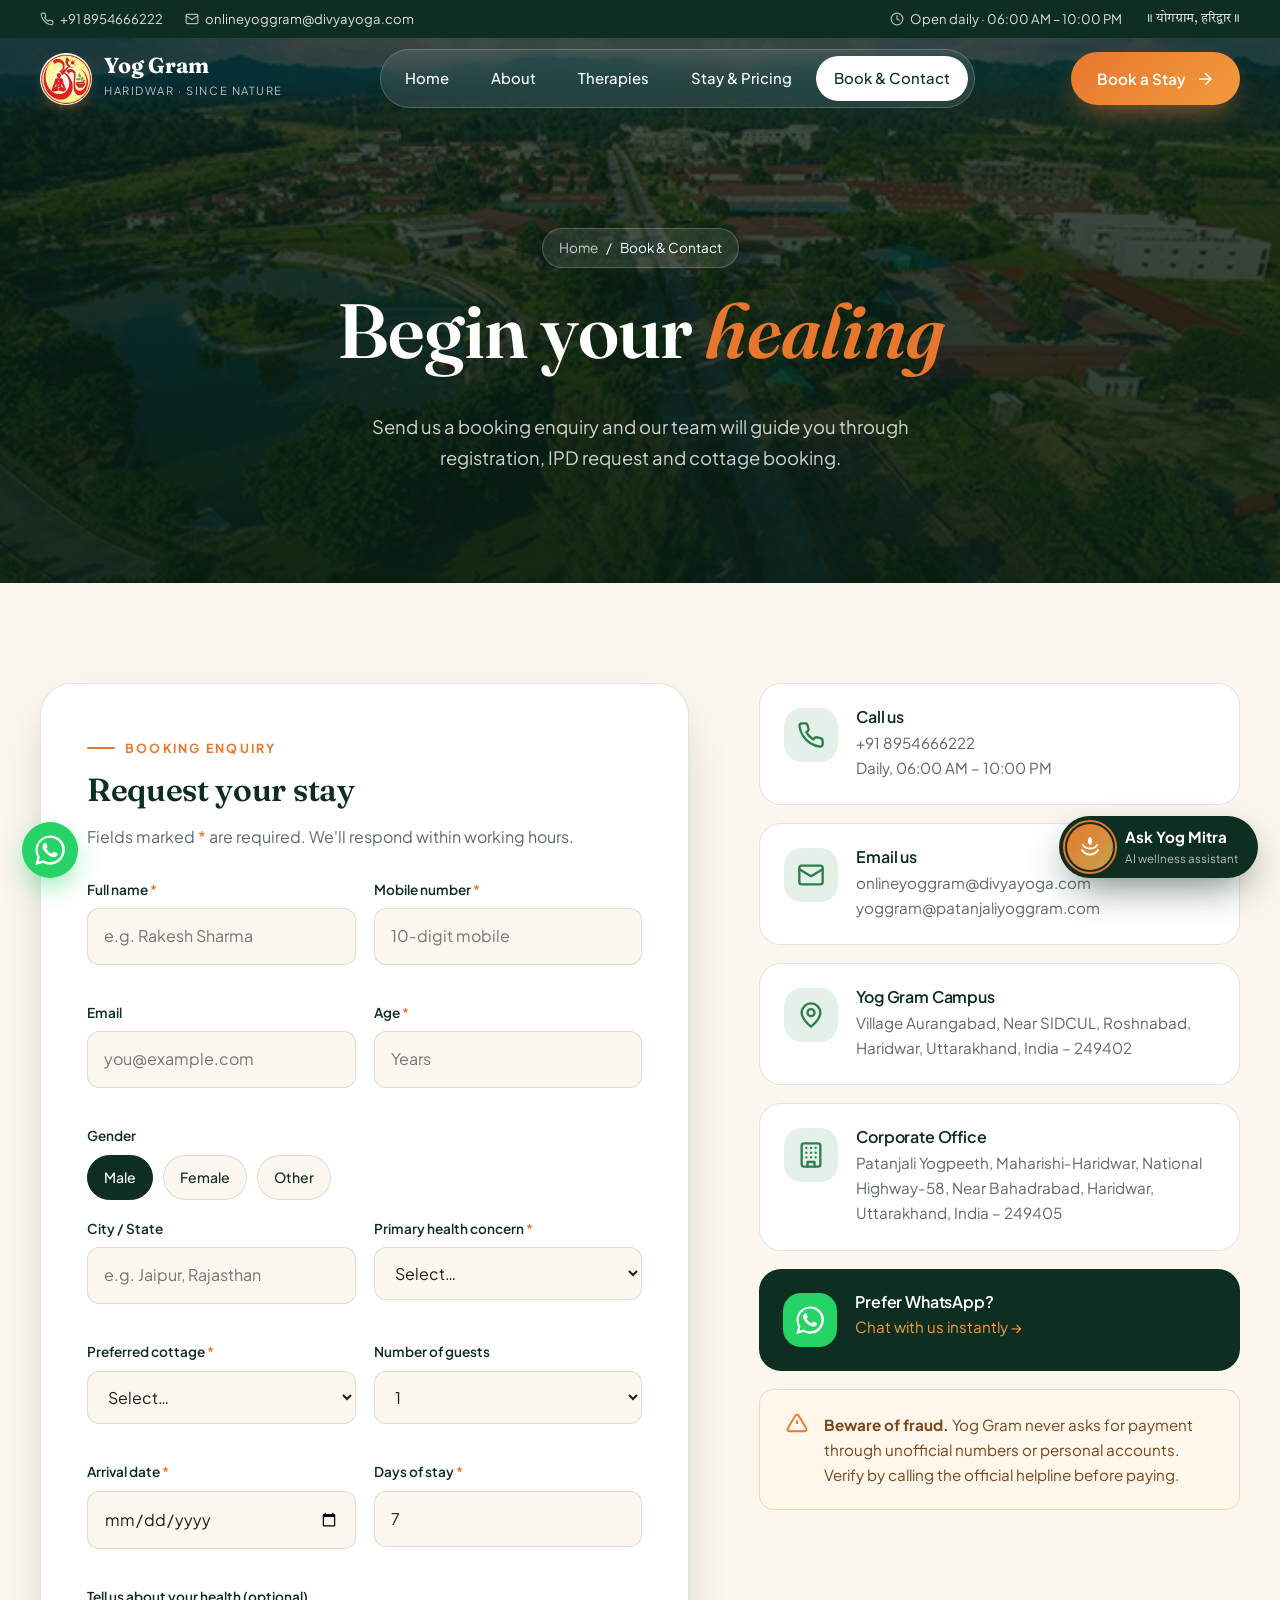
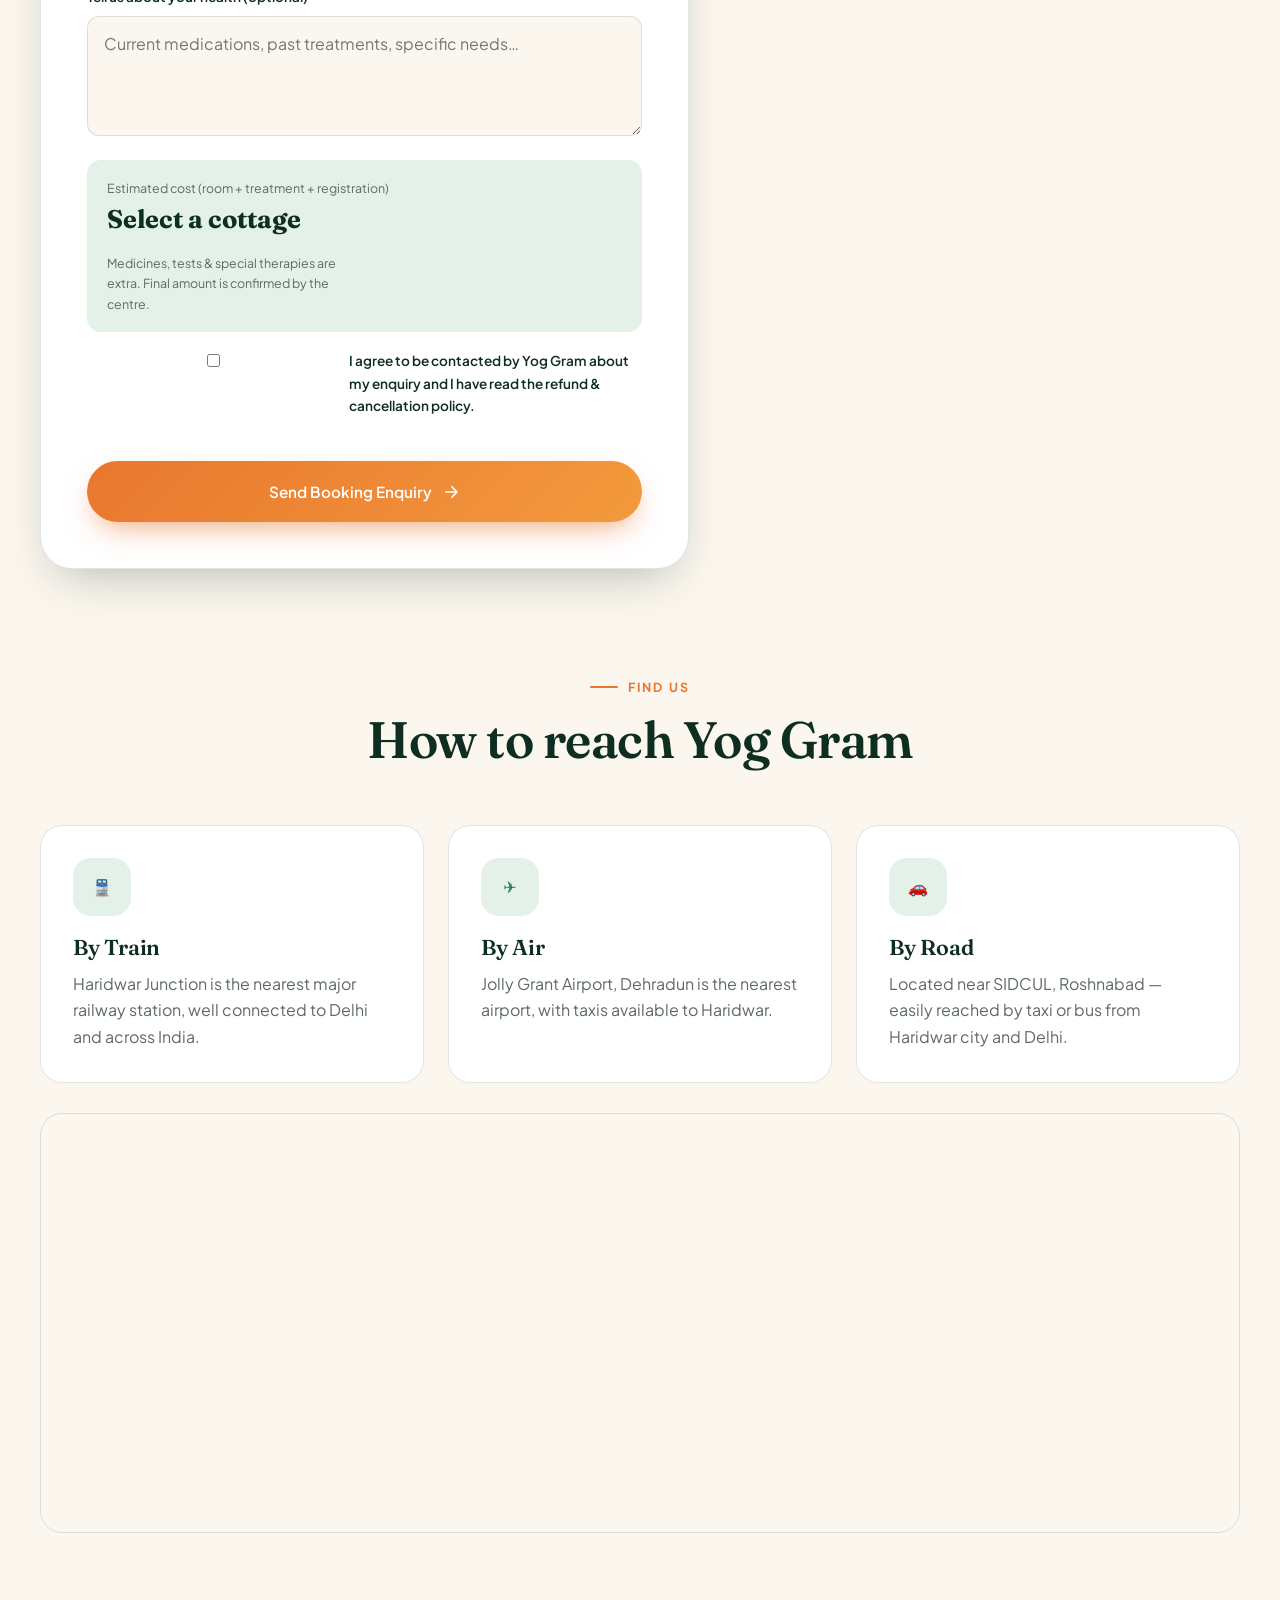
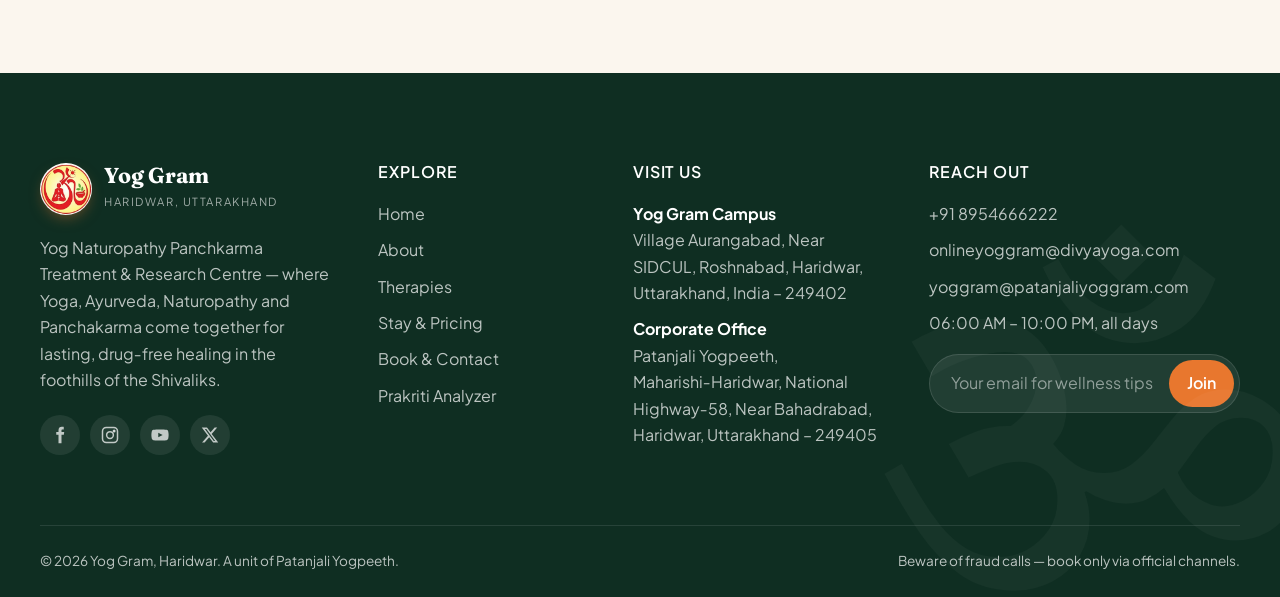
<file: contact.html>
<!doctype html>
<html lang="en">
<head>
<meta charset="utf-8">
<meta name="viewport" content="width=device-width, initial-scale=1">
<title>Book & Contact — Yog Gram Haridwar</title>
<meta name="description" content="Send a booking enquiry to Yog Gram Haridwar or contact us at +91 8954666222, onlineyoggram@divyayoga.com. Open daily 6 AM to 10 PM.">
<meta name="theme-color" content="#0F2E22">
<link rel="icon" href="assets/img/yg-logo.webp">
<link rel="preconnect" href="https://fonts.googleapis.com"><link rel="preconnect" href="https://fonts.gstatic.com" crossorigin>
<link href="https://fonts.googleapis.com/css2?family=Fraunces:ital,opsz,wght@0,9..144,400..700;1,9..144,400..700&family=Plus+Jakarta+Sans:wght@400;500;600;700&family=Tiro+Devanagari+Hindi&display=swap" rel="stylesheet">
<link rel="stylesheet" href="assets/css/styles.css">
</head>
<body data-page="contact">

<section class="page-hero">
  <img class="bg" src="assets/img/g7.webp" alt="">
  <div class="container">
    <div class="crumbs"><a href="index.html">Home</a> / <span>Book & Contact</span></div>
    <h1 class="reveal">Begin your <em class="serif">healing</em></h1>
    <p class="lead reveal d1">Send us a booking enquiry and our team will guide you through registration, IPD request and cottage booking.</p>
  </div>
</section>

<section id="book">
  <div class="container split" style="grid-template-columns:1.35fr 1fr;align-items:start">
    <form class="form-card reveal" id="bookForm" novalidate>
      <span class="eyebrow">Booking Enquiry</span>
      <h2 style="font-size:2rem">Request your stay</h2>
      <p style="color:var(--muted);margin-bottom:28px">Fields marked <span style="color:var(--saffron)">*</span> are required. We'll respond within working hours.</p>
      <div class="form-grid">
        <div class="field"><label for="fName">Full name <span class="req">*</span></label><input id="fName" name="name" placeholder="e.g. Rakesh Sharma" required><span class="err"></span></div>
        <div class="field"><label for="fPhone">Mobile number <span class="req">*</span></label><input id="fPhone" name="phone" type="tel" placeholder="10‑digit mobile" required><span class="err"></span></div>
        <div class="field"><label for="fEmail">Email</label><input id="fEmail" name="email" type="email" placeholder="you@example.com"><span class="err"></span></div>
        <div class="field"><label for="fAge">Age <span class="req">*</span></label><input id="fAge" name="age" type="number" min="1" max="110" placeholder="Years" required><span class="err"></span></div>
        <div class="field full"><label>Gender</label>
          <div class="radio-row">
            <label><input type="radio" name="gender" value="Male" checked><span>Male</span></label>
            <label><input type="radio" name="gender" value="Female"><span>Female</span></label>
            <label><input type="radio" name="gender" value="Other"><span>Other</span></label>
          </div>
        </div>
        <div class="field"><label for="fCity">City / State</label><input id="fCity" name="city" placeholder="e.g. Jaipur, Rajasthan"><span class="err"></span></div>
        <div class="field"><label for="fConcern">Primary health concern <span class="req">*</span></label>
          <select id="fConcern" name="concern" required>
            <option value="">Select…</option>
            <option>General wellness / Detox</option><option>Diabetes</option><option>Obesity</option><option>Blood pressure / Heart</option><option>Arthritis / Joint pain</option><option>Back & spine</option><option>Stress / Anxiety / Sleep</option><option>Thyroid</option><option>Skin disorders</option><option>Digestive / Liver</option><option>Respiratory / Asthma</option><option>PCOD / Women's health</option><option>Other</option>
          </select><span class="err"></span></div>
        <div class="field"><label for="fRoom">Preferred cottage <span class="req">*</span></label><select id="fRoom" name="room" required></select><span class="err"></span></div>
        <div class="field"><label for="fGuests">Number of guests</label><select id="fGuests" name="guests"><option>1</option><option>2</option></select></div>
        <div class="field"><label for="fDate">Arrival date <span class="req">*</span></label><input id="fDate" name="date" type="date" required><span class="err"></span></div>
        <div class="field"><label for="fDays">Days of stay <span class="req">*</span></label><input id="fDays" name="days" type="number" min="7" max="90" value="7" required><span class="err"></span></div>
        <div class="field full"><label for="fMsg">Tell us about your health (optional)</label><textarea id="fMsg" name="message" placeholder="Current medications, past treatments, specific needs…"></textarea></div>
        <div class="field full"><div class="estimate"><div><small>Estimated cost (room + treatment + registration)</small><b id="fEst">–</b></div><small style="max-width:240px">Medicines, tests & special therapies are extra. Final amount is confirmed by the centre.</small></div></div>
        <input type="text" name="website" tabindex="-1" autocomplete="off" aria-hidden="true" style="position:absolute;left:-9999px;width:1px;height:1px;opacity:0">
        <div class="field full"><label class="consent"><input type="checkbox" id="fConsent" required> I agree to be contacted by Yog Gram about my enquiry and I have read the refund & cancellation policy.</label><span class="err" id="consentErr"></span></div>
      </div>
      <button class="btn btn-primary" style="margin-top:24px;width:100%;justify-content:center;padding:18px">Send Booking Enquiry <svg viewBox="0 0 24 24" fill="none" stroke="currentColor" stroke-width="2.2" stroke-linecap="round" stroke-linejoin="round"><path d="M5 12h14M13 5l7 7-7 7"/></svg></button>
    </form>

    <div class="contact-tiles">
      <div class="ctile reveal"><div class="icon-bubble"><svg viewBox="0 0 24 24" fill="none" stroke="currentColor" stroke-width="2" stroke-linecap="round" stroke-linejoin="round"><path d="M22 16.9v3a2 2 0 0 1-2.2 2 19.8 19.8 0 0 1-8.6-3.1 19.5 19.5 0 0 1-6-6A19.8 19.8 0 0 1 2.1 4.2 2 2 0 0 1 4.1 2h3a2 2 0 0 1 2 1.7c.1.9.4 1.8.7 2.7a2 2 0 0 1-.5 2.1L8 9.8a16 16 0 0 0 6 6l1.3-1.3a2 2 0 0 1 2.1-.4c.9.3 1.8.6 2.7.7a2 2 0 0 1 1.7 2z"/></svg></div><div><h4>Call us</h4><a href="tel:918954666222">+91 8954666222</a><p>Daily, 06:00 AM – 10:00 PM</p></div></div>
      <div class="ctile reveal d1"><div class="icon-bubble"><svg viewBox="0 0 24 24" fill="none" stroke="currentColor" stroke-width="2" stroke-linecap="round" stroke-linejoin="round"><rect x="2" y="4" width="20" height="16" rx="2"/><path d="m22 7-10 6L2 7"/></svg></div><div><h4>Email us</h4><a href="mailto:onlineyoggram@divyayoga.com">onlineyoggram@divyayoga.com</a><a href="mailto:yoggram@patanjaliyoggram.com">yoggram@patanjaliyoggram.com</a></div></div>
      <div class="ctile reveal d2"><div class="icon-bubble"><svg viewBox="0 0 24 24" fill="none" stroke="currentColor" stroke-width="2" stroke-linecap="round" stroke-linejoin="round"><path d="M20 10c0 6-8 12-8 12s-8-6-8-12a8 8 0 0 1 16 0z"/><circle cx="12" cy="10" r="3"/></svg></div><div><h4>Yog Gram Campus</h4><p>Village Aurangabad, Near SIDCUL, Roshnabad, Haridwar, Uttarakhand, India – 249402</p></div></div>
      <div class="ctile reveal d3"><div class="icon-bubble"><svg viewBox="0 0 24 24" fill="none" stroke="currentColor" stroke-width="2" stroke-linecap="round" stroke-linejoin="round"><rect x="4" y="2" width="16" height="20" rx="2"/><path d="M9 22v-4h6v4M8 6h.01M16 6h.01M12 6h.01M12 10h.01M12 14h.01M16 10h.01M16 14h.01M8 10h.01M8 14h.01"/></svg></div><div><h4>Corporate Office</h4><p>Patanjali Yogpeeth, Maharishi‑Haridwar, National Highway‑58, Near Bahadrabad, Haridwar, Uttarakhand, India – 249405</p></div></div>
      <div class="ctile reveal" style="background:var(--forest);color:#fff;border:0"><div class="icon-bubble" style="background:#25D366;color:#fff"><svg viewBox="0 0 24 24" fill="currentColor"><path d="M17.5 14.4c-.3-.1-1.8-.9-2-1-.3-.1-.5-.1-.7.1-.2.3-.8 1-.9 1.2-.2.2-.3.2-.6.1-.3-.1-1.3-.5-2.4-1.5-.9-.8-1.5-1.8-1.7-2.1-.2-.3 0-.5.1-.6l.4-.5c.2-.2.2-.3.3-.5.1-.2 0-.4 0-.5l-.9-2.2c-.2-.6-.5-.5-.7-.5h-.6c-.2 0-.5.1-.8.4-.3.3-1 1-1 2.5s1.1 2.9 1.2 3.1c.1.2 2.1 3.2 5.1 4.5.7.3 1.3.5 1.7.6.7.2 1.4.2 1.9.1.6-.1 1.8-.7 2-1.4.2-.7.2-1.3.2-1.4-.1-.1-.3-.2-.6-.3zM12 21.8a9.8 9.8 0 0 1-5-1.4l-.4-.2-3.7 1 1-3.6-.2-.4A9.8 9.8 0 1 1 12 21.8zm8.4-18.2A11.8 11.8 0 0 0 1.9 17.8L.2 24l6.3-1.7a11.8 11.8 0 0 0 5.6 1.4A11.8 11.8 0 0 0 20.4 3.6z"/></svg></div><div><h4 style="color:#fff">Prefer WhatsApp?</h4><a href="https://wa.me/918954666222?text=Namaste!%20I%20would%20like%20to%20book%20a%20stay%20at%20Yog%20Gram." target="_blank" rel="noopener" style="color:var(--saffron-2)">Chat with us instantly →</a></div></div>
      <div class="notice reveal"><svg viewBox="0 0 24 24" fill="none" stroke="currentColor" stroke-width="2"><path d="M10.3 3.9 1.8 18a2 2 0 0 0 1.7 3h17a2 2 0 0 0 1.7-3L13.7 3.9a2 2 0 0 0-3.4 0zM12 9v4M12 17h.01"/></svg><div><b>Beware of fraud.</b> Yog Gram never asks for payment through unofficial numbers or personal accounts. Verify by calling the official helpline before paying.</div></div>
    </div>
  </div>
</section>

<section id="map" style="padding-top:0">
  <div class="container">
    <div class="section-head center reveal"><span class="eyebrow">Find Us</span><h2>How to reach Yog Gram</h2></div>
    <div class="grid g-3" style="margin-bottom:30px">
      <div class="card reveal"><div class="icon-bubble">🚆</div><h3>By Train</h3><p>Haridwar Junction is the nearest major railway station, well connected to Delhi and across India.</p></div>
      <div class="card reveal d1"><div class="icon-bubble">✈️</div><h3>By Air</h3><p>Jolly Grant Airport, Dehradun is the nearest airport, with taxis available to Haridwar.</p></div>
      <div class="card reveal d2"><div class="icon-bubble">🚗</div><h3>By Road</h3><p>Located near SIDCUL, Roshnabad — easily reached by taxi or bus from Haridwar city and Delhi.</p></div>
    </div>
    <div class="map reveal"><iframe title="Map to Yog Gram Haridwar" loading="lazy" referrerpolicy="no-referrer-when-downgrade" src="https://www.google.com/maps?q=Patanjali+Yog+Gram,+Aurangabad,+Haridwar,+Uttarakhand&output=embed"></iframe></div>
  </div>
</section>

<div class="modal" id="okModal">
  <div class="modal-box">
    <div class="tick"><svg viewBox="0 0 24 24" fill="none" stroke="currentColor" stroke-width="2.6" stroke-linecap="round" stroke-linejoin="round"><path d="M5 12l5 5L20 7"/></svg></div>
    <h3 style="font-size:1.7rem" id="okTitle">Thank you, <span id="okName"></span>! 🙏</h3>
    <p style="color:var(--muted)" id="okText">Your reference number is <b id="okRef"></b>.</p>
    <div class="modal-actions">
      <a class="btn btn-primary" id="okWa" target="_blank" rel="noopener" style="background:#25D366;box-shadow:none">Send on WhatsApp</a>
      <a class="btn btn-dark" id="okMail">Send by Email</a>
    </div>
    <button class="btn btn-outline" style="margin-top:14px" onclick="document.getElementById('okModal').classList.remove('show')">Close</button>
  </div>
</div>

<script src="assets/js/data.js"></script>
<script src="assets/js/main.js"></script>
<script src="assets/js/bot.js"></script>
<script>
(() => {
  const f = document.getElementById("bookForm");
  const room = document.getElementById("fRoom"), days = document.getElementById("fDays"), guests = document.getElementById("fGuests");
  room.innerHTML = `<option value="">Select…</option>` + ROOMS.map(r => `<option value="${r.id}">${r.name} — ${inr(r.room + r.treat)}/day</option>`).join("");
  const date = document.getElementById("fDate");
  const t = new Date(); t.setDate(t.getDate() + 1);
  date.min = t.toISOString().slice(0, 10);

  // Prefill from Stay page links
  const qs = new URLSearchParams(location.search);
  if (qs.get("room")) room.value = qs.get("room");
  if (qs.get("days")) days.value = Math.max(7, +qs.get("days"));

  function est() {
    const r = ROOMS.find(x => x.id === room.value);
    if (r?.id === "maharishi2") guests.value = "2";
    if (r?.id === "maharishi1") guests.value = "1";
    const d = Math.max(+days.value || 0, MIN_DAYS);
    document.getElementById("fEst").textContent = r ? inr((r.room + r.treat) * d + REG_FEE * +guests.value) : "Select a cottage";
  }
  [room, days, guests].forEach(el => el.addEventListener("input", est));
  est();

  const rules = {
    fName: v => v.trim().length >= 3 || "Please enter your full name",
    fPhone: v => /^(\+?91[\s-]?)?[6-9]\d{9}$/.test(v.replace(/\s/g, "")) || "Enter a valid 10‑digit Indian mobile number",
    fEmail: v => !v || /^[^\s@]+@[^\s@]+\.[^\s@]+$/.test(v) || "Enter a valid email",
    fAge: v => (+v >= 1 && +v <= 110) || "Enter a valid age",
    fConcern: v => !!v || "Please select a concern",
    fRoom: v => !!v || "Please choose a cottage",
    fDate: v => !!v || "Please choose an arrival date",
    fDays: v => +v >= 7 || "Minimum stay is 7 days"
  };
  function check(id) {
    const el = document.getElementById(id), res = rules[id](el.value), field = el.closest(".field");
    field.classList.toggle("invalid", res !== true);
    field.querySelector(".err").textContent = res === true ? "" : res;
    return res === true;
  }
  Object.keys(rules).forEach(id => document.getElementById(id).addEventListener("blur", () => check(id)));

  const submitBtn = f.querySelector("button:not([type=button])");
  async function saveToSheet(payload) {
    if (!SITE.sheetUrl) return false;
    try {
      const ctrl = new AbortController(), timer = setTimeout(() => ctrl.abort(), 15000);
      // text/plain + no-cors avoids a CORS preflight, which Apps Script cannot answer
      await fetch(SITE.sheetUrl, { method: "POST", mode: "no-cors", headers: { "Content-Type": "text/plain;charset=utf-8" }, body: JSON.stringify(payload), signal: ctrl.signal });
      clearTimeout(timer);
      return true;
    } catch (err) { return false; }
  }

  f.addEventListener("submit", async e => {
    e.preventDefault();
    if (submitBtn.disabled) return;
    let ok = Object.keys(rules).map(check).every(Boolean);
    const consent = document.getElementById("fConsent").checked;
    document.getElementById("consentErr").textContent = consent ? "" : "Please accept to continue";
    if (!ok || !consent) { f.querySelector(".invalid input, .invalid select")?.focus(); return; }

    const v = Object.fromEntries(new FormData(f));
    const r = ROOMS.find(x => x.id === v.room);
    const ref = "YG" + Date.now().toString().slice(-7);
    const text = `Namaste Yog Gram 🙏\nBooking enquiry ${ref}\n\nName: ${v.name}\nMobile: ${v.phone}\nEmail: ${v.email || "-"}\nAge/Gender: ${v.age} / ${v.gender}\nCity: ${v.city || "-"}\nConcern: ${v.concern}\nCottage: ${r.name}\nGuests: ${v.guests}\nArrival: ${v.date}\nDays: ${v.days}\nEstimated: ${document.getElementById("fEst").textContent}\n\nNotes: ${v.message || "-"}`;
    const btnHtml = submitBtn.innerHTML;
    submitBtn.disabled = true; submitBtn.textContent = "Sending your enquiry…";
    const saved = await saveToSheet({ ref, ...v, room: r.name, estimate: document.getElementById("fEst").textContent });
    submitBtn.disabled = false; submitBtn.innerHTML = btnHtml;
    document.getElementById("okText").innerHTML = saved
      ? `Your enquiry has been received. Reference number: <b>${ref}</b>. Our team will call you soon. Want a faster reply? You can also message us:`
      : `Your reference number is <b>${ref}</b>. Please send your enquiry to Yog Gram with one tap so the team can confirm availability:`;
    if (saved) f.reset(), est();
    document.getElementById("okName").textContent = v.name.split(" ")[0];
    document.getElementById("okWa").href = `https://wa.me/${SITE.phoneRaw}?text=${encodeURIComponent(text)}`;
    document.getElementById("okMail").href = `mailto:${SITE.emails.join(",")}?subject=${encodeURIComponent("Booking enquiry " + ref + " - " + v.name)}&body=${encodeURIComponent(text)}`;
    document.getElementById("okModal").classList.add("show");
  });
})();
</script>
</body>
</html>
</file>
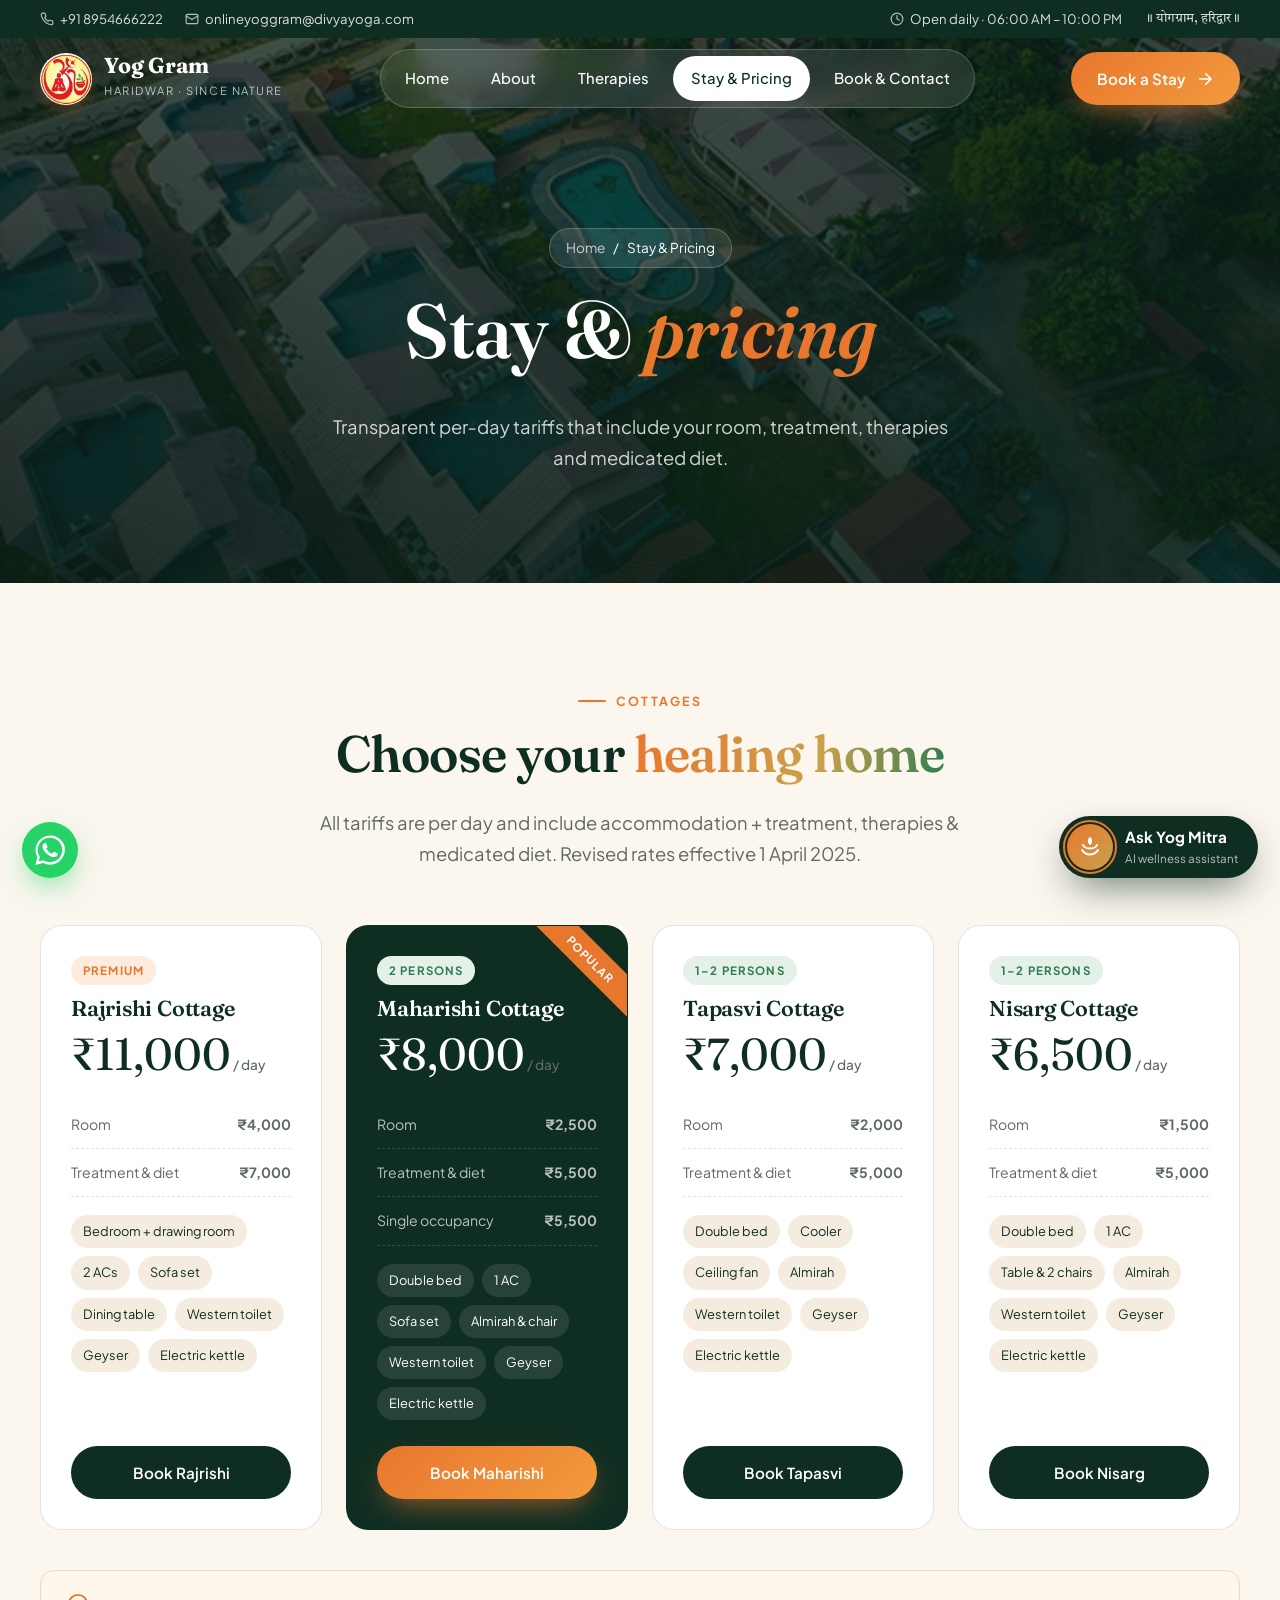
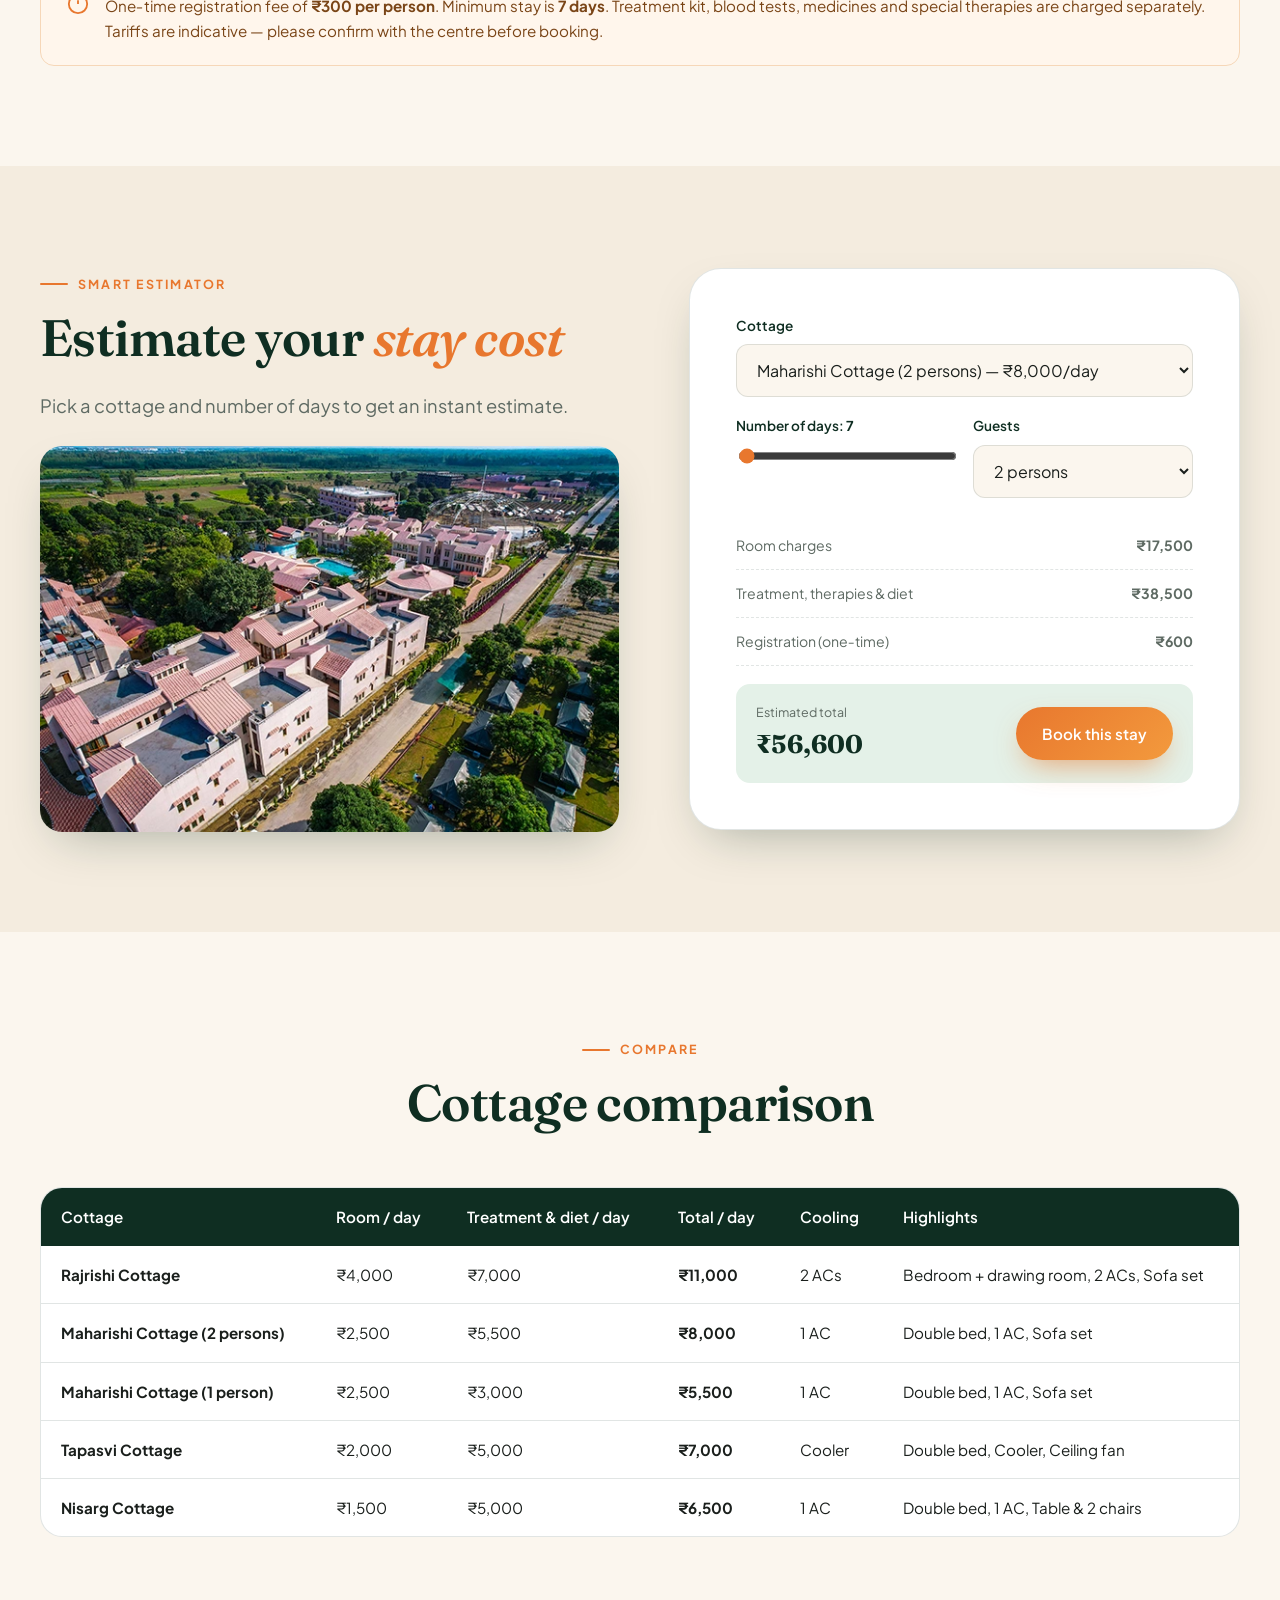
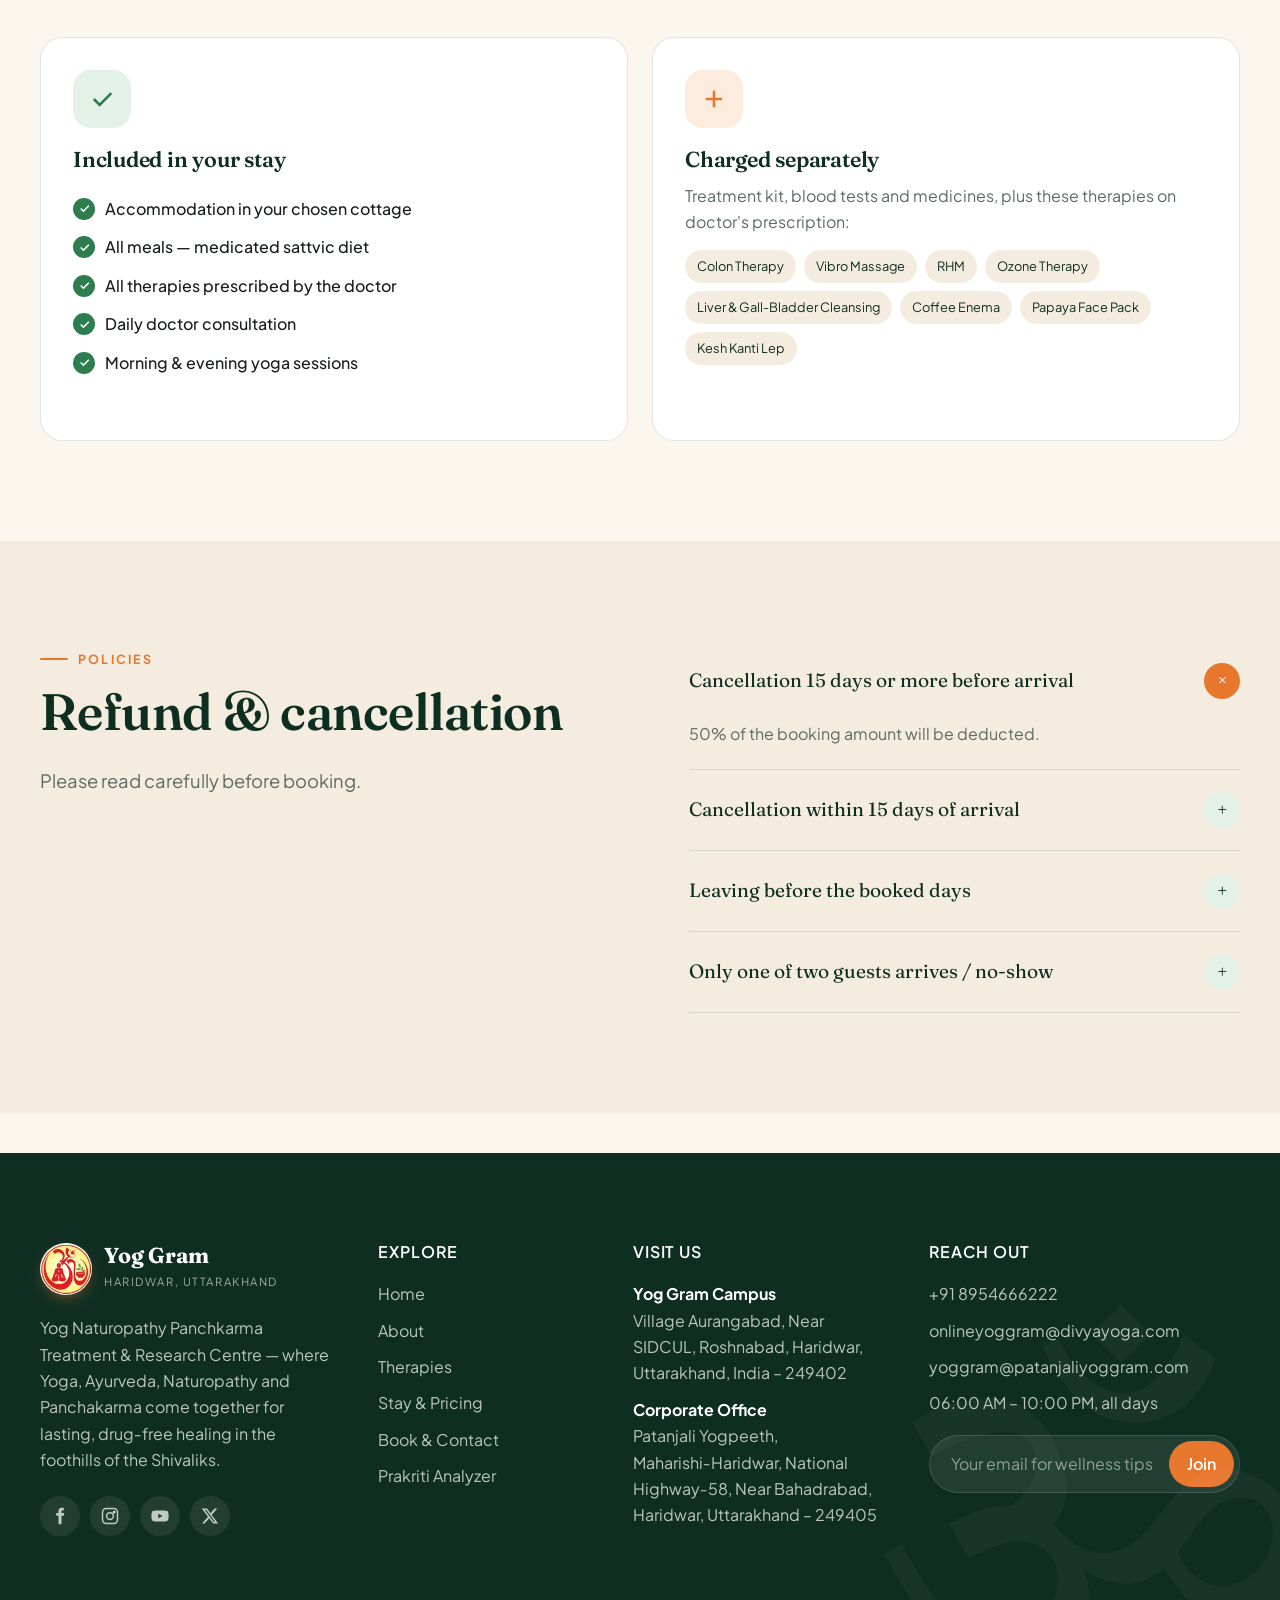
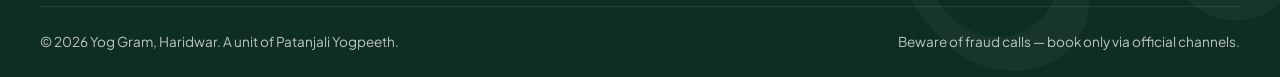
<file: stay.html>
<!doctype html>
<html lang="en">
<head>
<meta charset="utf-8">
<meta name="viewport" content="width=device-width, initial-scale=1">
<title>Stay & Pricing — Yog Gram Cottages and Tariffs</title>
<meta name="description" content="Cottage categories and per-day tariffs at Yog Gram Haridwar: Rajrishi, Maharishi, Tapasvi and Nisarg cottages. Includes treatment, therapies and medicated diet.">
<meta name="theme-color" content="#0F2E22">
<link rel="icon" href="assets/img/yg-logo.webp">
<link rel="preconnect" href="https://fonts.googleapis.com"><link rel="preconnect" href="https://fonts.gstatic.com" crossorigin>
<link href="https://fonts.googleapis.com/css2?family=Fraunces:ital,opsz,wght@0,9..144,400..700;1,9..144,400..700&family=Plus+Jakarta+Sans:wght@400;500;600;700&family=Tiro+Devanagari+Hindi&display=swap" rel="stylesheet">
<link rel="stylesheet" href="assets/css/styles.css">
</head>
<body data-page="stay">

<section class="page-hero">
  <img class="bg" src="assets/img/g4.webp" alt="">
  <div class="container">
    <div class="crumbs"><a href="index.html">Home</a> / <span>Stay & Pricing</span></div>
    <h1 class="reveal">Stay & <em class="serif">pricing</em></h1>
    <p class="lead reveal d1">Transparent per‑day tariffs that include your room, treatment, therapies and medicated diet.</p>
  </div>
</section>

<section>
  <div class="container">
    <div class="section-head center reveal">
      <span class="eyebrow">Cottages</span>
      <h2>Choose your <span class="grad-text">healing home</span></h2>
      <p class="lead">All tariffs are per day and include accommodation + treatment, therapies & medicated diet. Revised rates effective 1 April 2025.</p>
    </div>
    <div class="grid g-4" id="priceGrid"></div>
    <div class="notice reveal" style="margin-top:40px">
      <svg viewBox="0 0 24 24" fill="none" stroke="currentColor" stroke-width="2"><circle cx="12" cy="12" r="10"/><path d="M12 8v4M12 16h.01"/></svg>
      <div>One‑time registration fee of <b>₹300 per person</b>. Minimum stay is <b>7 days</b>. Treatment kit, blood tests, medicines and special therapies are charged separately. Tariffs are indicative — please confirm with the centre before booking.</div>
    </div>
  </div>
</section>

<!-- CALCULATOR -->
<section style="background:var(--cream-2)">
  <div class="container split">
    <div class="reveal">
      <span class="eyebrow">Smart Estimator</span>
      <h2>Estimate your <em class="serif">stay cost</em></h2>
      <p class="lead">Pick a cottage and number of days to get an instant estimate.</p>
      <img src="assets/img/g5.webp" alt="Cottages" style="border-radius:var(--radius);margin-top:24px;box-shadow:var(--shadow)">
    </div>
    <div class="form-card reveal d1">
      <div class="form-grid">
        <div class="field full"><label for="cRoom">Cottage</label><select id="cRoom"></select></div>
        <div class="field"><label for="cDays">Number of days: <b id="cDaysOut">7</b></label><input type="range" id="cDays" min="7" max="45" value="7" style="padding:0;accent-color:var(--saffron)"></div>
        <div class="field"><label for="cPersons">Guests</label><select id="cPersons"><option value="1">1 person</option><option value="2">2 persons</option></select></div>
      </div>
      <div style="margin-top:24px">
        <div class="price-split"><span>Room charges</span><b id="cR">–</b></div>
        <div class="price-split"><span>Treatment, therapies & diet</span><b id="cT">–</b></div>
        <div class="price-split"><span>Registration (one‑time)</span><b id="cG">–</b></div>
      </div>
      <div class="estimate" style="margin-top:18px"><div><small>Estimated total</small><b id="cTotal">–</b></div><a href="contact.html#book" class="btn btn-primary" id="cBook">Book this stay</a></div>
    </div>
  </div>
</section>

<!-- COMPARISON -->
<section>
  <div class="container">
    <div class="section-head center reveal"><span class="eyebrow">Compare</span><h2>Cottage comparison</h2></div>
    <div class="table-wrap reveal">
      <table>
        <thead><tr><th>Cottage</th><th>Room / day</th><th>Treatment & diet / day</th><th>Total / day</th><th>Cooling</th><th>Highlights</th></tr></thead>
        <tbody id="cmpBody"></tbody>
      </table>
    </div>
  </div>
</section>

<!-- INCLUSIONS -->
<section style="padding-top:0">
  <div class="container grid g-2">
    <div class="card reveal">
      <div class="icon-bubble"><svg viewBox="0 0 24 24" fill="none" stroke="currentColor" stroke-width="2.2"><path d="M5 12l5 5L20 7"/></svg></div>
      <h3>Included in your stay</h3>
      <ul class="checks" style="grid-template-columns:1fr">
        <li>Accommodation in your chosen cottage</li>
        <li>All meals — medicated sattvic diet</li>
        <li>All therapies prescribed by the doctor</li>
        <li>Daily doctor consultation</li>
        <li>Morning & evening yoga sessions</li>
      </ul>
    </div>
    <div class="card reveal d1">
      <div class="icon-bubble" style="background:#FDEBDD;color:var(--saffron)"><svg viewBox="0 0 24 24" fill="none" stroke="currentColor" stroke-width="2.2"><path d="M12 5v14M5 12h14"/></svg></div>
      <h3>Charged separately</h3>
      <p style="margin-bottom:14px">Treatment kit, blood tests and medicines, plus these therapies on doctor's prescription:</p>
      <ul class="feat" style="margin:0">
        <li>Colon Therapy</li><li>Vibro Massage</li><li>RHM</li><li>Ozone Therapy</li><li>Liver & Gall‑Bladder Cleansing</li><li>Coffee Enema</li><li>Papaya Face Pack</li><li>Kesh Kanti Lep</li>
      </ul>
    </div>
  </div>
</section>

<!-- POLICY -->
<section style="background:var(--cream-2)">
  <div class="container split" style="align-items:start">
    <div class="reveal">
      <span class="eyebrow">Policies</span>
      <h2>Refund & cancellation</h2>
      <p class="lead">Please read carefully before booking.</p>
    </div>
    <div class="reveal d1">
      <div class="acc open"><button>Cancellation 15 days or more before arrival <span class="pm">+</span></button><div class="panel" style="max-height:200px"><p>50% of the booking amount will be deducted.</p></div></div>
      <div class="acc"><button>Cancellation within 15 days of arrival <span class="pm">+</span></button><div class="panel"><p>100% of the booking amount will be deducted — no refund.</p></div></div>
      <div class="acc"><button>Leaving before the booked days <span class="pm">+</span></button><div class="panel"><p>No refund if the health seeker leaves before completing the minimum booked days.</p></div></div>
      <div class="acc"><button>Only one of two guests arrives / no‑show <span class="pm">+</span></button><div class="panel"><p>No refund is given if only one of two booked guests arrives, or in case of a no‑show.</p></div></div>
    </div>
  </div>
</section>

<script src="assets/js/data.js"></script>
<script src="assets/js/main.js"></script>
<script src="assets/js/bot.js"></script>
<script>
(() => {
  const cooling = { rajrishi: "2 ACs", maharishi2: "1 AC", maharishi1: "1 AC", tapasvi: "Cooler", nisarg: "1 AC" };
  const shown = ROOMS.filter(r => r.id !== "maharishi1");
  document.getElementById("priceGrid").innerHTML = shown.map((r, i) => `
    <div class="card price-card reveal ${i === 1 ? "featured" : ""}" style="transition-delay:${i * .1}s">
      ${i === 1 ? '<span class="ribbon">POPULAR</span>' : ""}
      <div class="ph"><span class="tag ${i === 0 ? "saffron" : ""}">${i === 0 ? "Premium" : r.persons}</span><h3>${r.short || r.name}</h3>
        <div class="price">${inr(r.room + r.treat)}<small> / day</small></div></div>
      <div class="pb">
        <div class="price-split"><span>Room</span><b>${inr(r.room)}</b></div>
        <div class="price-split"><span>Treatment & diet</span><b>${inr(r.treat)}</b></div>
        ${r.id === "maharishi2" ? `<div class="price-split"><span>Single occupancy</span><b>${inr(ROOMS[2].room + ROOMS[2].treat)}</b></div>` : ""}
        <ul class="feat">${r.feats.map(f => `<li>${f}</li>`).join("")}</ul>
        <a href="contact.html?room=${r.id}#book" class="btn ${i === 1 ? "btn-primary" : "btn-dark"}">Book ${(r.short || r.name).split(" ")[0]}</a>
      </div>
    </div>`).join("");
  document.getElementById("cmpBody").innerHTML = ROOMS.map(r => `<tr><td><b>${r.name}</b></td><td>${inr(r.room)}</td><td>${inr(r.treat)}</td><td><b>${inr(r.room + r.treat)}</b></td><td>${cooling[r.id]}</td><td>${r.feats.slice(0, 3).join(", ")}</td></tr>`).join("");

  const sel = document.getElementById("cRoom"), days = document.getElementById("cDays"), pers = document.getElementById("cPersons");
  sel.innerHTML = ROOMS.map(r => `<option value="${r.id}">${r.name} — ${inr(r.room + r.treat)}/day</option>`).join("");
  sel.value = "maharishi2";
  function calc() {
    const r = ROOMS.find(x => x.id === sel.value), d = +days.value;
    if (r.id === "maharishi1") pers.value = "1";
    if (r.id === "maharishi2") pers.value = "2";
    const p = +pers.value;
    document.getElementById("cDaysOut").textContent = d;
    document.getElementById("cR").textContent = inr(r.room * d);
    document.getElementById("cT").textContent = inr(r.treat * d);
    document.getElementById("cG").textContent = inr(REG_FEE * p);
    document.getElementById("cTotal").textContent = inr((r.room + r.treat) * d + REG_FEE * p);
    document.getElementById("cBook").href = `contact.html?room=${r.id}&days=${d}#book`;
  }
  [sel, days, pers].forEach(el => el.addEventListener("input", calc));
  calc();
  document.querySelectorAll("#priceGrid .reveal").forEach(el => new IntersectionObserver((es, o) => es.forEach(e => { if (e.isIntersecting) { el.classList.add("in"); o.disconnect(); } })).observe(el));
})();
</script>
</body>
</html>
</file>
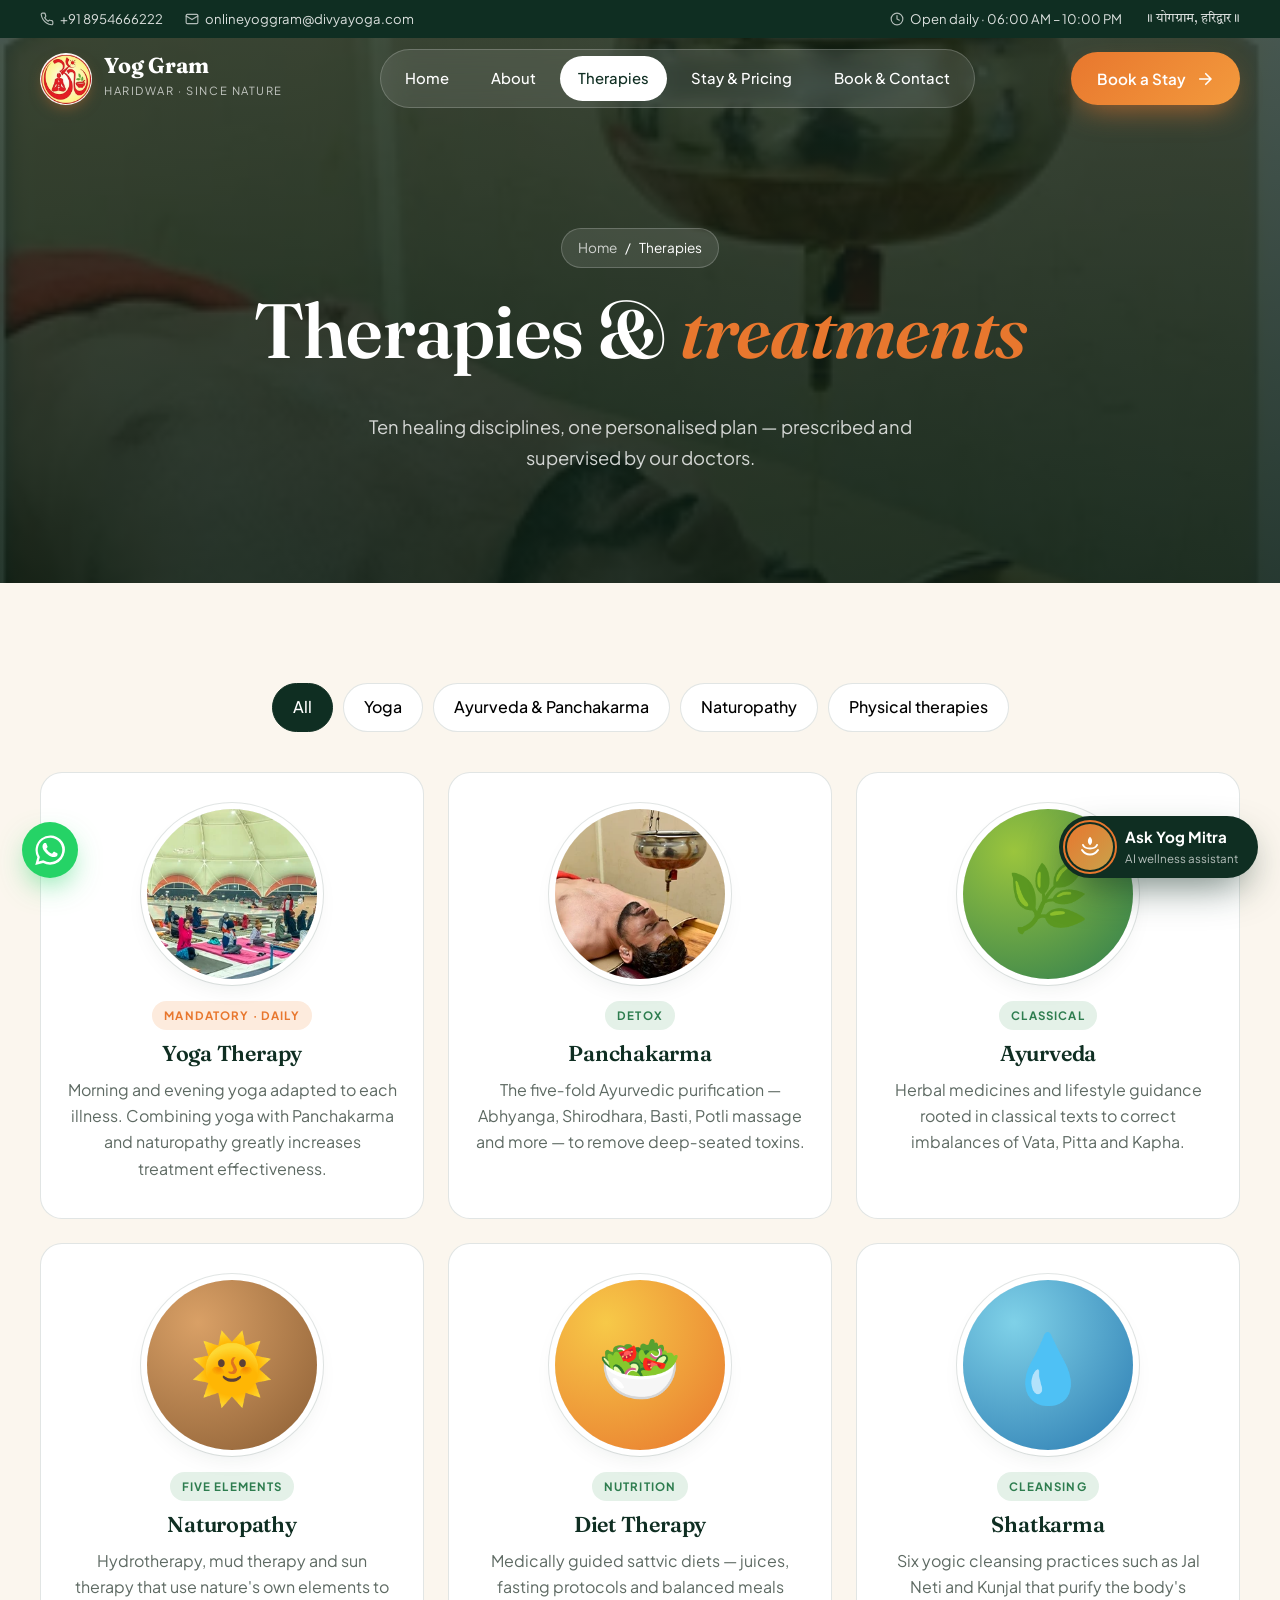
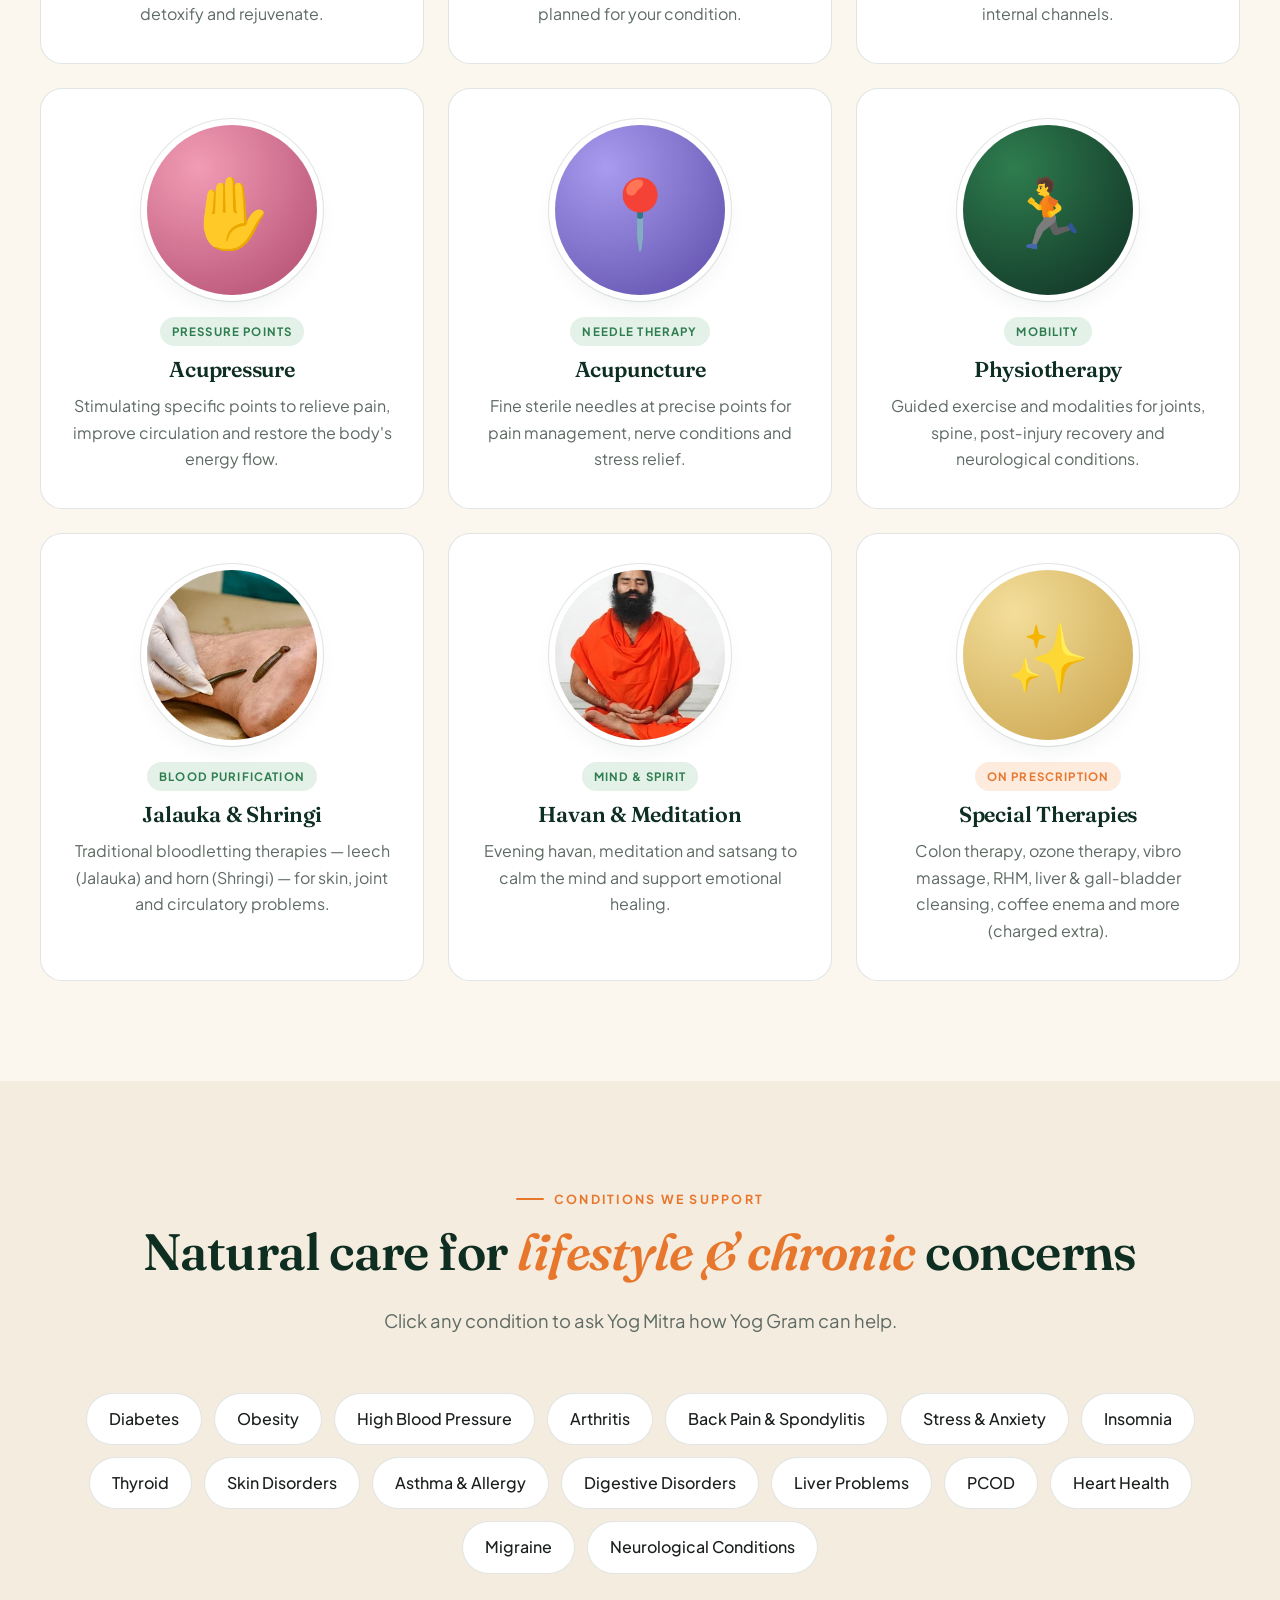
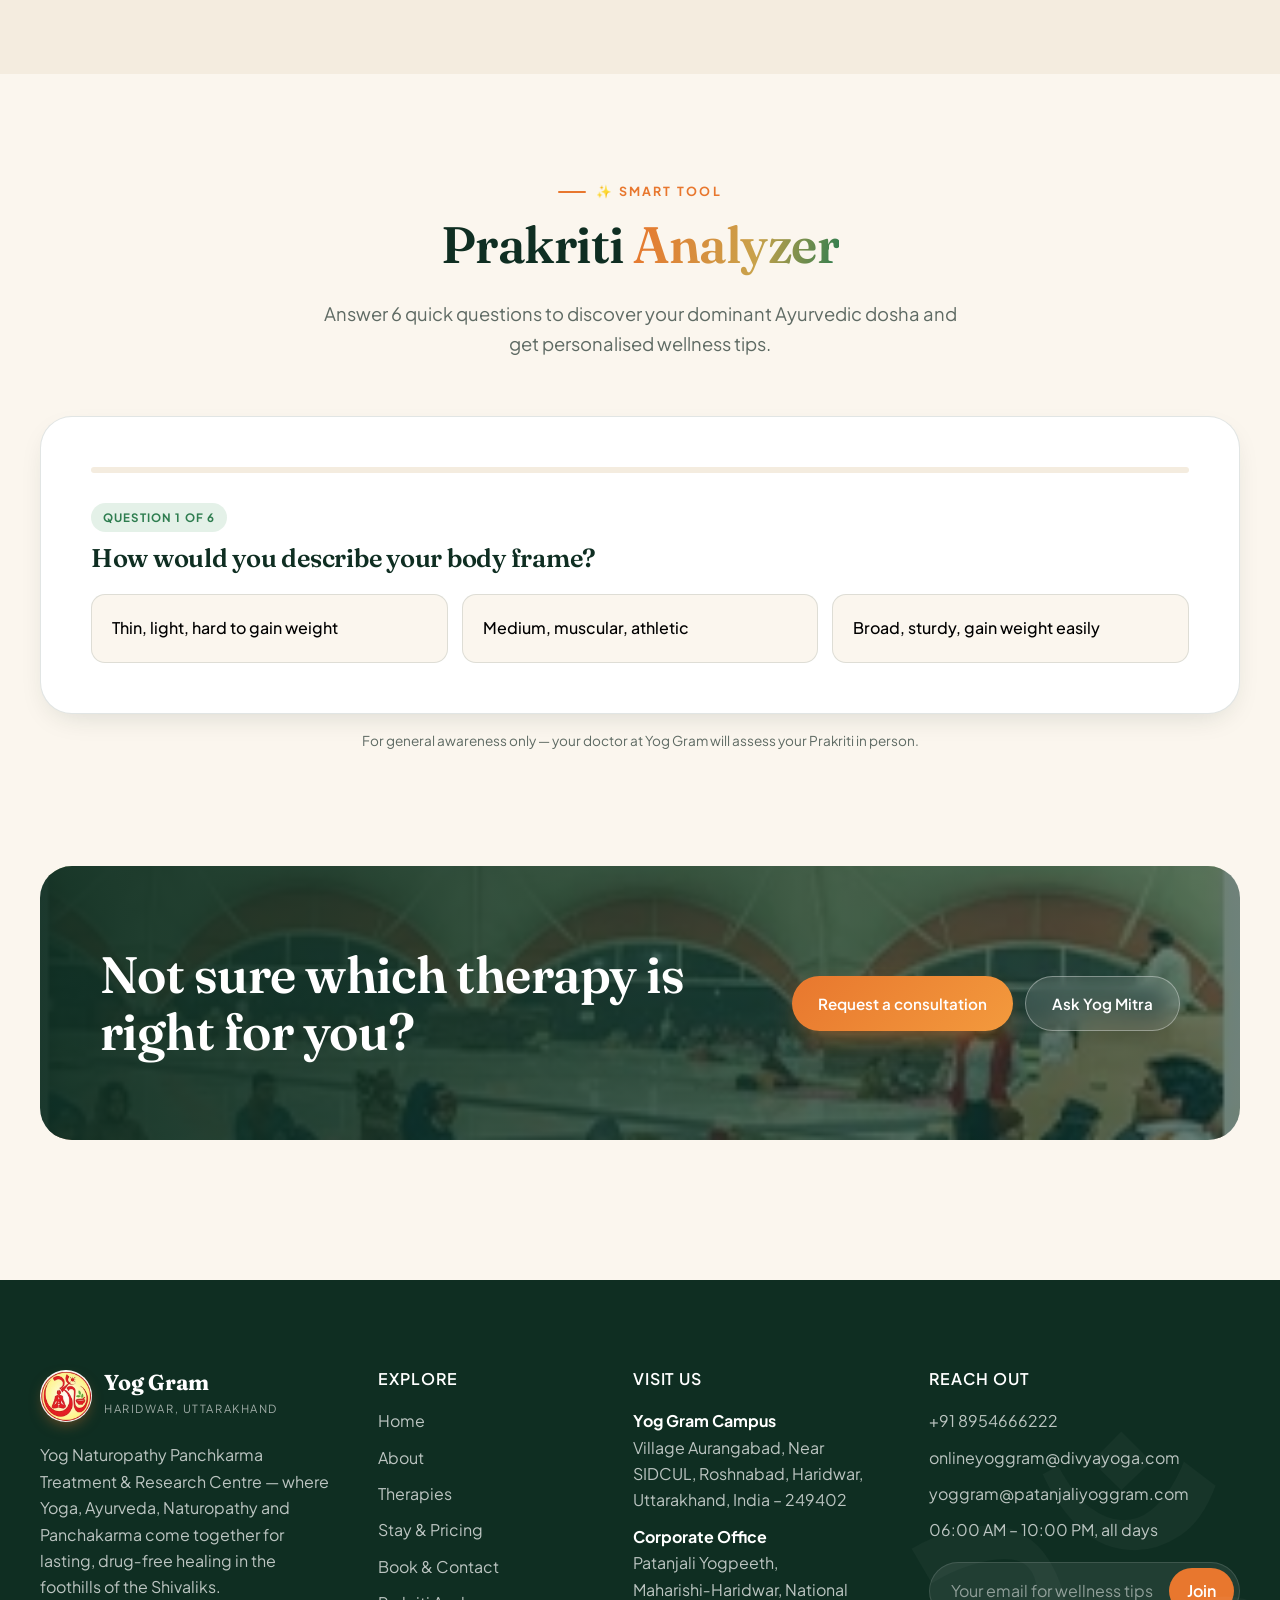
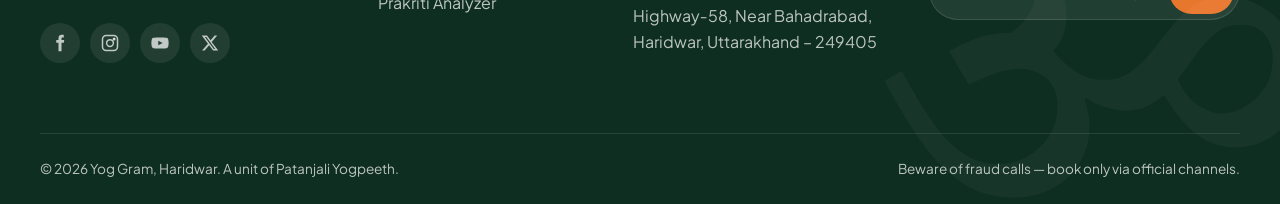
<file: therapies.html>
<!doctype html>
<html lang="en">
<head>
<meta charset="utf-8">
<meta name="viewport" content="width=device-width, initial-scale=1">
<title>Therapies at Yog Gram — Yoga, Panchakarma, Naturopathy & Ayurveda</title>
<meta name="description" content="Explore therapies at Yog Gram Haridwar: Yoga therapy, Panchakarma, Naturopathy, Ayurveda, Diet therapy, Acupressure, Acupuncture, Physiotherapy, Shatkarma and more.">
<meta name="theme-color" content="#0F2E22">
<link rel="icon" href="assets/img/yg-logo.webp">
<link rel="preconnect" href="https://fonts.googleapis.com"><link rel="preconnect" href="https://fonts.gstatic.com" crossorigin>
<link href="https://fonts.googleapis.com/css2?family=Fraunces:ital,opsz,wght@0,9..144,400..700;1,9..144,400..700&family=Plus+Jakarta+Sans:wght@400;500;600;700&family=Tiro+Devanagari+Hindi&display=swap" rel="stylesheet">
<link rel="stylesheet" href="assets/css/styles.css">
</head>
<body data-page="therapies">

<section class="page-hero">
  <img class="bg" src="assets/img/t-shirodhara.webp" alt="" style="object-position:center 40%">
  <div class="container">
    <div class="crumbs"><a href="index.html">Home</a> / <span>Therapies</span></div>
    <h1 class="reveal">Therapies & <em class="serif">treatments</em></h1>
    <p class="lead reveal d1">Ten healing disciplines, one personalised plan — prescribed and supervised by our doctors.</p>
  </div>
</section>

<section>
  <div class="container">
    <div class="chips reveal" data-target="#therapyGrid">
      <button class="chip active" data-filter="all">All</button>
      <button class="chip" data-filter="yoga">Yoga</button>
      <button class="chip" data-filter="ayur">Ayurveda & Panchakarma</button>
      <button class="chip" data-filter="nature">Naturopathy</button>
      <button class="chip" data-filter="physio">Physical therapies</button>
    </div>
    <div class="grid g-3" id="therapyGrid">
      <div class="card therapy-card filter-item reveal" data-cat="yoga"><div class="orb"><img src="assets/img/t-yoga.webp" alt="Yoga therapy"></div><span class="tag saffron">Mandatory · Daily</span><h3>Yoga Therapy</h3><p>Morning and evening yoga adapted to each illness. Combining yoga with Panchakarma and naturopathy greatly increases treatment effectiveness.</p></div>
      <div class="card therapy-card filter-item reveal d1" data-cat="ayur"><div class="orb"><img src="assets/img/t-shirodhara.webp" alt="Panchakarma"></div><span class="tag">Detox</span><h3>Panchakarma</h3><p>The five‑fold Ayurvedic purification — Abhyanga, Shirodhara, Basti, Potli massage and more — to remove deep‑seated toxins.</p></div>
      <div class="card therapy-card filter-item reveal d2" data-cat="ayur"><div class="orb ico" style="--g1:#2E7D4F;--g2:#9BC53D">🌿</div><span class="tag">Classical</span><h3>Ayurveda</h3><p>Herbal medicines and lifestyle guidance rooted in classical texts to correct imbalances of Vata, Pitta and Kapha.</p></div>
      <div class="card therapy-card filter-item reveal" data-cat="nature"><div class="orb ico" style="--g1:#8B5E34;--g2:#D9A066">🌞</div><span class="tag">Five elements</span><h3>Naturopathy</h3><p>Hydrotherapy, mud therapy and sun therapy that use nature's own elements to detoxify and rejuvenate.</p></div>
      <div class="card therapy-card filter-item reveal d1" data-cat="nature"><div class="orb ico" style="--g1:#E8772E;--g2:#F7C948">🥗</div><span class="tag">Nutrition</span><h3>Diet Therapy</h3><p>Medically guided sattvic diets — juices, fasting protocols and balanced meals planned for your condition.</p></div>
      <div class="card therapy-card filter-item reveal d2" data-cat="yoga nature"><div class="orb ico" style="--g1:#2A7AB0;--g2:#7FD1E8">💧</div><span class="tag">Cleansing</span><h3>Shatkarma</h3><p>Six yogic cleansing practices such as Jal Neti and Kunjal that purify the body's internal channels.</p></div>
      <div class="card therapy-card filter-item reveal" data-cat="physio"><div class="orb ico" style="--g1:#B04A6F;--g2:#F29CB5">✋</div><span class="tag">Pressure points</span><h3>Acupressure</h3><p>Stimulating specific points to relieve pain, improve circulation and restore the body's energy flow.</p></div>
      <div class="card therapy-card filter-item reveal d1" data-cat="physio"><div class="orb ico" style="--g1:#5B4BA8;--g2:#A99BEF">📍</div><span class="tag">Needle therapy</span><h3>Acupuncture</h3><p>Fine sterile needles at precise points for pain management, nerve conditions and stress relief.</p></div>
      <div class="card therapy-card filter-item reveal d2" data-cat="physio"><div class="orb ico" style="--g1:#0F2E22;--g2:#2E7D4F">🏃</div><span class="tag">Mobility</span><h3>Physiotherapy</h3><p>Guided exercise and modalities for joints, spine, post‑injury recovery and neurological conditions.</p></div>
      <div class="card therapy-card filter-item reveal" data-cat="ayur"><div class="orb"><img src="assets/img/t-jalauka.webp" alt="Jalauka and Shringi"></div><span class="tag">Blood purification</span><h3>Jalauka & Shringi</h3><p>Traditional bloodletting therapies — leech (Jalauka) and horn (Shringi) — for skin, joint and circulatory problems.</p></div>
      <div class="card therapy-card filter-item reveal d1" data-cat="yoga"><div class="orb"><img src="assets/img/t-meditation.webp" alt="Meditation"></div><span class="tag">Mind & spirit</span><h3>Havan & Meditation</h3><p>Evening havan, meditation and satsang to calm the mind and support emotional healing.</p></div>
      <div class="card therapy-card filter-item reveal d2" data-cat="ayur nature"><div class="orb ico" style="--g1:#C9A24B;--g2:#F3DE9A">✨</div><span class="tag saffron">On prescription</span><h3>Special Therapies</h3><p>Colon therapy, ozone therapy, vibro massage, RHM, liver & gall‑bladder cleansing, coffee enema and more (charged extra).</p></div>
    </div>
  </div>
</section>

<!-- CONDITIONS -->
<section style="background:var(--cream-2)">
  <div class="container">
    <div class="section-head center reveal">
      <span class="eyebrow">Conditions We Support</span>
      <h2>Natural care for <em class="serif">lifestyle & chronic</em> concerns</h2>
      <p class="lead">Click any condition to ask Yog Mitra how Yog Gram can help.</p>
    </div>
    <div class="pill-cloud reveal" id="conditions">
      <span>Diabetes</span><span>Obesity</span><span>High Blood Pressure</span><span>Arthritis</span><span>Back Pain & Spondylitis</span><span>Stress & Anxiety</span><span>Insomnia</span><span>Thyroid</span><span>Skin Disorders</span><span>Asthma & Allergy</span><span>Digestive Disorders</span><span>Liver Problems</span><span>PCOD</span><span>Heart Health</span><span>Migraine</span><span>Neurological Conditions</span>
    </div>
  </div>
</section>

<!-- PRAKRITI -->
<section id="prakriti">
  <div class="container">
    <div class="section-head center reveal">
      <span class="eyebrow">✨ Smart Tool</span>
      <h2>Prakriti <span class="grad-text">Analyzer</span></h2>
      <p class="lead">Answer 6 quick questions to discover your dominant Ayurvedic dosha and get personalised wellness tips.</p>
    </div>
    <div class="quiz reveal" id="quiz">
      <div class="quiz-progress"><i id="qBar"></i></div>
      <div class="quiz-q" id="qWrap"></div>
      <div class="quiz-result" id="qResult"></div>
    </div>
    <p class="center" style="color:var(--muted);font-size:.85rem;margin-top:16px">For general awareness only — your doctor at Yog Gram will assess your Prakriti in person.</p>
  </div>
</section>

<section style="padding-top:0">
  <div class="container">
    <div class="cta-band reveal">
      <img src="assets/img/t-yoga.webp" alt="">
      <h2>Not sure which therapy is right for you?</h2>
      <div style="display:flex;gap:12px;flex-wrap:wrap">
        <a href="contact.html#book" class="btn btn-primary">Request a consultation</a>
        <button class="btn btn-ghost" onclick="openYogMitra()">Ask Yog Mitra</button>
      </div>
    </div>
  </div>
</section>

<script src="assets/js/data.js"></script>
<script src="assets/js/main.js"></script>
<script src="assets/js/bot.js"></script>
<script>
document.getElementById("conditions").addEventListener("click", e => {
  if (e.target.tagName === "SPAN") openYogMitra("Help for " + e.target.textContent.toLowerCase());
});

/* Prakriti quiz */
(() => {
  const Q = [
    ["How would you describe your body frame?", ["Thin, light, hard to gain weight", "Medium, muscular, athletic", "Broad, sturdy, gain weight easily"]],
    ["How is your skin usually?", ["Dry, rough, cool", "Warm, oily, prone to redness", "Thick, smooth, moist"]],
    ["How is your appetite?", ["Irregular — sometimes hungry, sometimes not", "Strong — I get irritable if I miss a meal", "Steady but slow — I can skip meals easily"]],
    ["How do you sleep?", ["Light, interrupted sleep", "Moderate, sound sleep", "Deep, long, hard to wake up"]],
    ["Under stress you tend to feel…", ["Anxious or worried", "Angry or irritated", "Withdrawn or lethargic"]],
    ["Which weather do you dislike most?", ["Cold and windy", "Hot and humid", "Cold and damp"]]
  ];
  const D = ["Vata", "Pitta", "Kapha"], C = ["#7C9CBF", "#E8772E", "#2E7D4F"];
  const TIPS = {
    Vata: ["Warm, cooked, slightly oily foods", "Regular daily routine & early sleep", "Abhyanga (oil massage) and Shirodhara", "Grounding yoga & Anulom‑Vilom"],
    Pitta: ["Cooling foods — fruits, greens, coconut water", "Avoid spicy, fried and fermented foods", "Sheetali pranayama & moonlight walks", "Shirodhara and cooling naturopathy"],
    Kapha: ["Light, warm, spiced meals; avoid heavy dairy", "Vigorous yoga & Kapalbhati daily", "Udvartana (dry powder massage) & steam", "Stay active — avoid daytime sleep"]
  };
  let i = 0, score = [0, 0, 0];
  const wrap = document.getElementById("qWrap"), bar = document.getElementById("qBar"), res = document.getElementById("qResult");
  function render() {
    bar.style.width = (i / Q.length * 100) + "%";
    wrap.innerHTML = `<span class="tag">Question ${i + 1} of ${Q.length}</span><h3>${Q[i][0]}</h3><div class="quiz-opts">${Q[i][1].map((o, k) => `<button data-k="${k}">${o}</button>`).join("")}</div>`;
  }
  wrap.addEventListener("click", e => {
    const b = e.target.closest("button"); if (!b) return;
    score[+b.dataset.k]++; i++;
    i < Q.length ? render() : result();
  });
  function result() {
    bar.style.width = "100%"; wrap.style.display = "none"; res.style.display = "block";
    const total = score.reduce((a, b) => a + b, 0), top = score.indexOf(Math.max(...score)), dosha = D[top];
    res.innerHTML = `<span class="tag saffron">Your result</span><h3 style="font-size:2rem">You are predominantly <span class="grad-text">${dosha}</span></h3>
      <div class="dosha-bars">${D.map((d, k) => `<div class="dosha-bar"><span>${d}</span><div class="track"><div class="fill" style="background:${C[k]}" data-w="${Math.round(score[k] / total * 100)}"></div></div><span>${Math.round(score[k] / total * 100)}%</span></div>`).join("")}</div>
      <h4 style="font-family:var(--ff-body)">Personalised tips for ${dosha} balance</h4>
      <ul class="checks" style="margin-top:12px">${TIPS[dosha].map(t => `<li>${t}</li>`).join("")}</ul>
      <div style="display:flex;gap:12px;flex-wrap:wrap"><a href="contact.html#book" class="btn btn-primary">Book a Prakriti consultation</a><button class="btn btn-outline" id="qAgain">Retake quiz</button></div>`;
    requestAnimationFrame(() => setTimeout(() => res.querySelectorAll(".fill").forEach(f => f.style.width = f.dataset.w + "%"), 60));
    document.getElementById("qAgain").onclick = () => { i = 0; score = [0, 0, 0]; res.style.display = "none"; wrap.style.display = "block"; render(); };
  }
  render();
})();
</script>
</body>
</html>
</file>
<file: assets/css/styles.css>
/* ==========================================================
   Yog Gram — Design System
   ========================================================== */
:root{
  --forest:#0F2E22;
  --forest-2:#16402F;
  --leaf:#2E7D4F;
  --leaf-soft:#E4F1E8;
  --saffron:#E8772E;
  --saffron-2:#F39A3D;
  --gold:#C9A24B;
  --cream:#FBF6EE;
  --cream-2:#F4ECDF;
  --ink:#1A1F1C;
  --muted:#5E6A63;
  --line:rgba(15,46,34,.12);
  --white:#fff;
  --radius:22px;
  --radius-sm:14px;
  --shadow:0 20px 50px -20px rgba(15,46,34,.35);
  --shadow-soft:0 10px 30px -12px rgba(15,46,34,.18);
  --ff-display:"Fraunces", Georgia, serif;
  --ff-body:"Plus Jakarta Sans", system-ui, -apple-system, Segoe UI, sans-serif;
  --ff-hindi:"Tiro Devanagari Hindi", serif;
  --max:1240px;
  --ease:cubic-bezier(.2,.8,.2,1);
}
*,*::before,*::after{box-sizing:border-box}
html{scroll-behavior:smooth}
body{margin:0;font-family:var(--ff-body);color:var(--ink);background:var(--cream);line-height:1.65;font-size:16px;-webkit-font-smoothing:antialiased;overflow-x:hidden}
img{max-width:100%;display:block}
a{color:inherit;text-decoration:none}
button,input,select,textarea{font:inherit}
h1,h2,h3,h4{font-family:var(--ff-display);font-weight:600;line-height:1.12;margin:0 0 .5em;letter-spacing:-.01em;color:var(--forest)}
h1{font-size:clamp(2.4rem,6vw,4.8rem)}
h2{font-size:clamp(1.9rem,4vw,3.2rem)}
h3{font-size:1.35rem}
p{margin:0 0 1em}
.hindi{font-family:var(--ff-hindi)}
.container{width:100%;max-width:var(--max);margin:0 auto;padding:0 20px}
section{padding:100px 0;position:relative}
.eyebrow{display:inline-flex;align-items:center;gap:10px;font-size:.78rem;font-weight:700;letter-spacing:.18em;text-transform:uppercase;color:var(--saffron);margin-bottom:14px}
.eyebrow::before{content:"";width:28px;height:2px;background:currentColor;border-radius:2px}
.lead{font-size:1.15rem;color:var(--muted);max-width:640px}
.center{text-align:center}
.center .lead{margin-left:auto;margin-right:auto}
.section-head{margin-bottom:56px}
.grad-text{background:linear-gradient(100deg,var(--saffron),var(--gold) 60%,var(--leaf));-webkit-background-clip:text;background-clip:text;color:transparent}
em.serif{font-style:italic;font-family:var(--ff-display);color:var(--saffron)}

/* ---------- Buttons ---------- */
.btn{display:inline-flex;align-items:center;gap:10px;padding:14px 26px;border-radius:999px;font-weight:600;font-size:.95rem;border:0;cursor:pointer;transition:transform .35s var(--ease),box-shadow .35s var(--ease),background .3s;white-space:nowrap}
.btn svg{width:18px;height:18px;transition:transform .35s var(--ease)}
.btn:hover svg{transform:translateX(4px)}
.btn-primary{background:linear-gradient(135deg,var(--saffron),var(--saffron-2));color:#fff;box-shadow:0 12px 30px -10px rgba(232,119,46,.7)}
.btn-primary:hover{transform:translateY(-3px);box-shadow:0 18px 40px -12px rgba(232,119,46,.8)}
.btn-ghost{background:rgba(255,255,255,.12);color:#fff;border:1px solid rgba(255,255,255,.35);backdrop-filter:blur(10px)}
.btn-ghost:hover{background:rgba(255,255,255,.22)}
.btn-dark{background:var(--forest);color:#fff}
.btn-dark:hover{background:var(--forest-2);transform:translateY(-3px)}
.btn-outline{border:1.5px solid var(--forest);color:var(--forest);background:transparent}
.btn-outline:hover{background:var(--forest);color:#fff}

/* ---------- Top bar + Nav ---------- */
.topbar{background:var(--forest);color:rgba(255,255,255,.85);font-size:.82rem}
.topbar .container{display:flex;justify-content:space-between;align-items:center;gap:16px;padding-top:8px;padding-bottom:8px;flex-wrap:wrap}
.topbar a:hover{color:var(--saffron-2)}
.topbar .tb-left,.topbar .tb-right{display:flex;gap:22px;align-items:center;flex-wrap:wrap}
.topbar svg{width:14px;height:14px;vertical-align:-2px;margin-right:6px;opacity:.8}
.nav{position:sticky;top:0;z-index:100;transition:background .4s,box-shadow .4s,backdrop-filter .4s}
.nav.scrolled{background:rgba(251,246,238,.82);backdrop-filter:saturate(180%) blur(16px);-webkit-backdrop-filter:saturate(180%) blur(16px);box-shadow:0 6px 30px -18px rgba(0,0,0,.35)}
.nav .container{display:flex;align-items:center;justify-content:space-between;height:82px}
.brand{display:flex;align-items:center;gap:12px}
.brand img{width:52px;height:52px;border-radius:50%;box-shadow:0 6px 16px -6px rgba(232,119,46,.6)}
.brand-text strong{display:block;font-family:var(--ff-display);font-size:1.35rem;color:var(--forest);line-height:1}
.brand-text span{font-size:.7rem;letter-spacing:.14em;text-transform:uppercase;color:var(--muted)}
.nav-links{display:flex;gap:6px;align-items:center;list-style:none;margin:0;padding:6px;border-radius:999px;background:rgba(255,255,255,.6);border:1px solid var(--line)}
.nav-links a{display:block;padding:10px 18px;border-radius:999px;font-weight:500;font-size:.93rem;color:var(--forest);transition:background .3s,color .3s}
.nav-links a:hover{background:var(--leaf-soft)}
.nav-links a.active{background:var(--forest);color:#fff}
.nav-cta{display:flex;gap:10px;align-items:center}
.nav:not(.scrolled):not(.open) .brand-text strong{color:#fff}
.nav:not(.scrolled):not(.open) .brand-text span{color:rgba(255,255,255,.7)}
.nav:not(.scrolled) .nav-links{background:rgba(255,255,255,.1);border-color:rgba(255,255,255,.2);backdrop-filter:blur(12px)}
.nav:not(.scrolled) .nav-links a:not(.active){color:#fff}
.nav:not(.scrolled) .nav-links a:not(.active):hover{background:rgba(255,255,255,.15)}
.nav:not(.scrolled) .nav-links a.active{background:#fff;color:var(--forest)}
.burger{display:none;width:46px;height:46px;border-radius:50%;border:1px solid var(--line);background:#fff;cursor:pointer;position:relative}
.burger span{position:absolute;left:13px;right:13px;height:2px;background:var(--forest);border-radius:2px;transition:.35s var(--ease)}
.burger span:nth-child(1){top:16px}.burger span:nth-child(2){top:22px}.burger span:nth-child(3){top:28px}
.nav.open .burger span:nth-child(1){top:22px;transform:rotate(45deg)}
.nav.open .burger span:nth-child(2){opacity:0}
.nav.open .burger span:nth-child(3){top:22px;transform:rotate(-45deg)}

/* ---------- Hero ---------- */
.hero{position:relative;min-height:calc(100vh - 120px);display:flex;align-items:center;padding:80px 0 120px;overflow:hidden;color:#fff;margin-top:-82px;padding-top:160px}
.hero-bg{position:absolute;inset:0;z-index:-2}
.hero-bg img{width:100%;height:100%;object-fit:cover;transform:scale(1.08);animation:kenburns 22s ease-in-out infinite alternate}
@keyframes kenburns{to{transform:scale(1.18) translate(-2%,-1%)}}
.hero::before{content:"";position:absolute;inset:0;z-index:-1;background:linear-gradient(100deg,rgba(9,30,21,.92) 0%,rgba(9,30,21,.7) 45%,rgba(9,30,21,.25) 100%)}
.hero h1{color:#fff;max-width:820px}
.hero h1 em{font-style:italic;color:var(--saffron-2)}
.hero .lead{color:rgba(255,255,255,.82);font-size:1.2rem}
.hero-hindi{font-family:var(--ff-hindi);font-size:1.3rem;color:var(--gold);margin-bottom:10px}
.hero-actions{display:flex;gap:14px;flex-wrap:wrap;margin-top:34px}
.hero-badges{display:flex;gap:14px;flex-wrap:wrap;margin-top:48px}
.badge-glass{display:flex;align-items:center;gap:12px;padding:12px 18px;border-radius:16px;background:rgba(255,255,255,.1);border:1px solid rgba(255,255,255,.18);backdrop-filter:blur(12px);font-size:.88rem}
.badge-glass b{display:block;font-size:1.15rem;font-family:var(--ff-display)}
.badge-glass .ic{width:40px;height:40px;border-radius:12px;display:grid;place-items:center;background:rgba(232,119,46,.25)}
.badge-glass .ic svg{width:20px;height:20px;color:var(--saffron-2)}
.scroll-cue{position:absolute;bottom:30px;left:50%;transform:translateX(-50%);width:26px;height:42px;border:2px solid rgba(255,255,255,.5);border-radius:20px}
.scroll-cue::after{content:"";position:absolute;left:50%;top:8px;width:4px;height:8px;margin-left:-2px;background:#fff;border-radius:4px;animation:cue 1.8s infinite}
@keyframes cue{0%{opacity:0;transform:translateY(0)}40%{opacity:1}100%{opacity:0;transform:translateY(14px)}}

/* Page hero (inner pages) */
.page-hero{position:relative;padding:190px 0 110px;margin-top:-82px;color:#fff;overflow:hidden;text-align:center}
.page-hero img.bg{position:absolute;inset:0;width:100%;height:100%;object-fit:cover;z-index:-2}
.page-hero::before{content:"";position:absolute;inset:0;z-index:-1;background:linear-gradient(180deg,rgba(9,30,21,.75),rgba(9,30,21,.88))}
.page-hero h1{color:#fff}
.page-hero .lead{color:rgba(255,255,255,.8);margin:0 auto}
.crumbs{display:inline-flex;gap:8px;font-size:.85rem;padding:8px 16px;border-radius:999px;background:rgba(255,255,255,.1);border:1px solid rgba(255,255,255,.2);margin-bottom:20px}
.crumbs a{opacity:.75}.crumbs a:hover{opacity:1;color:var(--saffron-2)}

/* ---------- Marquee ---------- */
.marquee{background:var(--saffron);color:#fff;overflow:hidden;padding:18px 0;transform:rotate(-1.2deg);margin:-30px -10px 0;position:relative;z-index:3;box-shadow:var(--shadow)}
.marquee-track{display:flex;gap:48px;width:max-content;animation:marquee 38s linear infinite}
.marquee span{font-family:var(--ff-display);font-size:1.4rem;font-style:italic;display:flex;align-items:center;gap:48px;white-space:nowrap}
.marquee span::after{content:"✦";font-style:normal;color:var(--forest)}
@keyframes marquee{to{transform:translateX(-50%)}}

/* ---------- Cards / Grids ---------- */
.grid{display:grid;gap:24px}
.g-2{grid-template-columns:repeat(2,1fr)}
.g-3{grid-template-columns:repeat(3,1fr)}
.g-4{grid-template-columns:repeat(4,1fr)}
.card{background:#fff;border-radius:var(--radius);padding:32px;border:1px solid var(--line);transition:transform .45s var(--ease),box-shadow .45s var(--ease);position:relative;overflow:hidden}
.card:hover{transform:translateY(-6px);box-shadow:var(--shadow)}
.icon-bubble{width:58px;height:58px;border-radius:18px;display:grid;place-items:center;background:var(--leaf-soft);color:var(--leaf);margin-bottom:20px}
.icon-bubble svg{width:28px;height:28px}
.card p{color:var(--muted);margin:0}

/* About split */
.split{display:grid;grid-template-columns:1.05fr 1fr;gap:70px;align-items:center}
.collage{position:relative;height:560px}
.collage img{position:absolute;border-radius:var(--radius);object-fit:cover;box-shadow:var(--shadow)}
.collage .c1{width:72%;height:78%;top:0;left:0}
.collage .c2{width:52%;height:52%;bottom:0;right:0;border:8px solid var(--cream)}
.collage .stamp{position:absolute;left:46%;top:58%;width:130px;height:130px;border-radius:50%;background:var(--forest);color:#fff;display:grid;place-items:center;text-align:center;font-family:var(--ff-display);box-shadow:var(--shadow);z-index:2;animation:spin 24s linear infinite}
.stamp svg{position:absolute;inset:0;width:100%;height:100%}
.stamp b{font-size:2rem;line-height:1;animation:spin 24s linear infinite reverse}
@keyframes spin{to{transform:rotate(360deg)}}
.checks{list-style:none;padding:0;margin:24px 0 32px;display:grid;grid-template-columns:1fr 1fr;gap:12px}
.checks li{display:flex;gap:10px;align-items:flex-start;font-weight:500}
.checks li::before{content:"";flex:0 0 22px;height:22px;border-radius:50%;background:var(--leaf) url("data:image/svg+xml,%3Csvg xmlns='http://www.w3.org/2000/svg' viewBox='0 0 24 24' fill='none' stroke='white' stroke-width='3'%3E%3Cpath d='M5 12l5 5L20 7'/%3E%3C/svg%3E") center/13px no-repeat;margin-top:2px}

/* Therapy hex cards */
.therapy-card{text-align:center;padding:36px 26px}
.orb{width:170px;height:170px;margin:0 auto 22px;border-radius:50%;overflow:hidden;position:relative;box-shadow:0 0 0 6px #fff,0 0 0 7px var(--line),var(--shadow-soft)}
.orb img{width:100%;height:100%;object-fit:cover;transform:scale(1.16);transition:transform .8s var(--ease)}
.therapy-card:hover .orb img{transform:scale(1.28)}
.orb.ico{display:grid;place-items:center;font-size:4.2rem;background:radial-gradient(circle at 30% 25%,var(--g2),var(--g1));transition:transform .6s var(--ease)}
.therapy-card:hover .orb.ico{transform:rotate(-8deg) scale(1.05)}
.tag{display:inline-block;font-size:.72rem;font-weight:700;letter-spacing:.1em;text-transform:uppercase;padding:5px 12px;border-radius:999px;background:var(--leaf-soft);color:var(--leaf);margin-bottom:12px}
.tag.saffron{background:#FDEBDD;color:var(--saffron)}

/* Stats band */
.stats{background:var(--forest);color:#fff;border-radius:32px;padding:60px;display:grid;grid-template-columns:repeat(4,1fr);gap:30px;position:relative;overflow:hidden}
.stats::after{content:"";position:absolute;width:420px;height:420px;border-radius:50%;background:radial-gradient(circle,rgba(232,119,46,.35),transparent 70%);right:-120px;top:-160px}
.stat b{display:block;font-family:var(--ff-display);font-size:3.2rem;line-height:1;color:var(--saffron-2)}
.stat span{color:rgba(255,255,255,.75);font-size:.95rem}

/* Bento gallery */
.bento{display:grid;grid-template-columns:repeat(4,1fr);grid-auto-rows:220px;gap:16px}
.bento a{position:relative;border-radius:var(--radius);overflow:hidden;cursor:zoom-in}
.bento img{width:100%;height:100%;object-fit:cover;transition:transform 1s var(--ease)}
.bento a:hover img{transform:scale(1.08)}
.bento a::after{content:attr(data-caption);position:absolute;left:14px;bottom:14px;padding:6px 14px;border-radius:999px;background:rgba(255,255,255,.9);font-size:.8rem;font-weight:600;color:var(--forest);opacity:0;transform:translateY(8px);transition:.4s var(--ease)}
.bento a:hover::after{opacity:1;transform:none}
.bento .w2{grid-column:span 2}.bento .h2{grid-row:span 2}

/* Steps */
.steps{counter-reset:s;display:grid;grid-template-columns:repeat(4,1fr);gap:24px;position:relative}
.step{position:relative;padding:30px 24px;background:#fff;border-radius:var(--radius);border:1px solid var(--line)}
.step::before{counter-increment:s;content:"0" counter(s);font-family:var(--ff-display);font-size:3rem;color:transparent;-webkit-text-stroke:1.5px var(--saffron);display:block;line-height:1;margin-bottom:14px}
.step p{color:var(--muted);margin:0;font-size:.95rem}

/* CTA band */
.cta-band{position:relative;border-radius:32px;overflow:hidden;padding:80px 60px;color:#fff;display:flex;justify-content:space-between;align-items:center;gap:30px;flex-wrap:wrap}
.cta-band img{position:absolute;inset:0;width:100%;height:100%;object-fit:cover;z-index:-2}
.cta-band::before{content:"";position:absolute;inset:0;z-index:-1;background:linear-gradient(90deg,rgba(15,46,34,.95),rgba(15,46,34,.6))}
.cta-band h2{color:#fff;max-width:620px;margin:0}

/* Pricing */
.price-card{display:flex;flex-direction:column;padding:0;overflow:hidden}
.price-card .ph{padding:30px 30px 0}
.price-card .pb{padding:24px 30px 30px;display:flex;flex-direction:column;flex:1}
.price{font-family:var(--ff-display);font-size:2.8rem;color:var(--forest);line-height:1}
.price small{font-family:var(--ff-body);font-size:.85rem;color:var(--muted);font-weight:500}
.price-split{display:flex;justify-content:space-between;font-size:.88rem;color:var(--muted);padding:12px 0;border-bottom:1px dashed var(--line)}
.feat{list-style:none;padding:0;margin:18px 0 26px;display:flex;flex-wrap:wrap;gap:8px}
.feat li{font-size:.8rem;padding:6px 12px;border-radius:999px;background:var(--cream-2);color:var(--forest)}
.price-card .btn{margin-top:auto;justify-content:center}
.price-card.featured{background:var(--forest);color:#fff;transform:translateY(-12px)}
.price-card.featured h3,.price-card.featured .price{color:#fff}
.price-card.featured .price-split{color:rgba(255,255,255,.7);border-color:rgba(255,255,255,.15)}
.price-card.featured .feat li{background:rgba(255,255,255,.1);color:#fff}
.ribbon{position:absolute;top:18px;right:-34px;transform:rotate(45deg);background:var(--saffron);color:#fff;font-size:.7rem;font-weight:700;letter-spacing:.1em;padding:6px 40px}
.notice{display:flex;gap:16px;padding:22px 26px;border-radius:var(--radius-sm);background:#FFF6EC;border:1px solid #F6D7B8;color:#7A4517;font-size:.95rem}
.notice svg{flex:0 0 22px;width:22px;height:22px;color:var(--saffron)}

/* Table */
.table-wrap{overflow-x:auto;border-radius:var(--radius);border:1px solid var(--line);background:#fff}
table{width:100%;border-collapse:collapse;min-width:620px}
th,td{padding:16px 20px;text-align:left;border-bottom:1px solid var(--line);font-size:.95rem}
th{background:var(--forest);color:#fff;font-weight:600}
tr:last-child td{border-bottom:0}
tbody tr:hover{background:var(--cream)}

/* Accordion */
.acc{border-bottom:1px solid var(--line)}
.acc button{width:100%;text-align:left;background:none;border:0;padding:22px 0;display:flex;justify-content:space-between;align-items:center;gap:20px;cursor:pointer;font-family:var(--ff-display);font-size:1.2rem;color:var(--forest)}
.acc button .pm{flex:0 0 36px;height:36px;border-radius:50%;background:var(--leaf-soft);display:grid;place-items:center;transition:transform .4s var(--ease),background .3s}
.acc.open button .pm{transform:rotate(45deg);background:var(--saffron);color:#fff}
.acc .panel{max-height:0;overflow:hidden;transition:max-height .5s var(--ease)}
.acc .panel p{color:var(--muted);padding-bottom:22px;margin:0}

/* Tabs / filter chips */
.chips{display:flex;gap:10px;flex-wrap:wrap;justify-content:center;margin-bottom:40px}
.chip{padding:10px 20px;border-radius:999px;border:1px solid var(--line);background:#fff;cursor:pointer;font-weight:500;transition:.3s}
.chip.active,.chip:hover{background:var(--forest);color:#fff;border-color:var(--forest)}
.filter-item{transition:opacity .4s,transform .4s}
.filter-item.hide{display:none}

/* Disease pills */
.pill-cloud{display:flex;flex-wrap:wrap;gap:12px;justify-content:center}
.pill-cloud span{padding:12px 22px;border-radius:999px;background:#fff;border:1px solid var(--line);font-weight:500;transition:.3s;cursor:default}
.pill-cloud span:hover{background:var(--saffron);color:#fff;border-color:var(--saffron);transform:translateY(-3px)}

/* Prakriti quiz */
.quiz{background:#fff;border-radius:32px;padding:50px;border:1px solid var(--line);box-shadow:var(--shadow-soft)}
.quiz-progress{height:6px;background:var(--cream-2);border-radius:6px;overflow:hidden;margin-bottom:30px}
.quiz-progress i{display:block;height:100%;width:0;background:linear-gradient(90deg,var(--leaf),var(--saffron));transition:width .5s var(--ease)}
.quiz-q h3{font-size:1.6rem}
.quiz-opts{display:grid;grid-template-columns:repeat(3,1fr);gap:14px;margin-top:22px}
.quiz-opts button{padding:20px;border-radius:var(--radius-sm);border:1.5px solid var(--line);background:var(--cream);cursor:pointer;text-align:left;transition:.3s;font-weight:500}
.quiz-opts button:hover{border-color:var(--saffron);background:#FFF6EC;transform:translateY(-3px)}
.quiz-result{display:none}
.dosha-bars{display:grid;gap:14px;margin:24px 0}
.dosha-bar{display:grid;grid-template-columns:90px 1fr 50px;gap:14px;align-items:center;font-weight:600}
.dosha-bar .track{height:12px;border-radius:12px;background:var(--cream-2);overflow:hidden}
.dosha-bar .fill{height:100%;width:0;border-radius:12px;transition:width 1.2s var(--ease)}

/* ---------- Forms ---------- */
.form-card{background:#fff;border-radius:32px;padding:46px;box-shadow:var(--shadow);border:1px solid var(--line)}
.form-grid{display:grid;grid-template-columns:1fr 1fr;gap:18px}
.field{display:flex;flex-direction:column;gap:7px}
.field.full{grid-column:1/-1}
.field label{font-size:.85rem;font-weight:600;color:var(--forest)}
.field label .req{color:var(--saffron)}
.field input,.field select,.field textarea{padding:14px 16px;border-radius:12px;border:1.5px solid var(--line);background:var(--cream);transition:border .3s,box-shadow .3s,background .3s;color:var(--ink);width:100%}
.field input:focus,.field select:focus,.field textarea:focus{outline:none;border-color:var(--leaf);background:#fff;box-shadow:0 0 0 4px rgba(46,125,79,.12)}
.field textarea{min-height:120px;resize:vertical}
.field .err{font-size:.78rem;color:#C0392B;min-height:1em}
.field.invalid input,.field.invalid select,.field.invalid textarea{border-color:#E57373}
.radio-row{display:flex;gap:10px;flex-wrap:wrap}
.radio-row label{cursor:pointer}
.radio-row input{position:absolute;opacity:0;pointer-events:none}
.radio-row span{display:inline-block;padding:10px 16px;border-radius:999px;border:1.5px solid var(--line);font-size:.88rem;font-weight:500;color:var(--forest);transition:.25s;background:var(--cream)}
.radio-row input:checked+span{background:var(--forest);border-color:var(--forest);color:#fff}
.consent{display:flex;gap:10px;font-size:.85rem;color:var(--muted);align-items:flex-start}
.consent input{margin-top:4px;accent-color:var(--leaf)}
.estimate{margin-top:6px;padding:18px 20px;border-radius:14px;background:var(--leaf-soft);display:flex;justify-content:space-between;align-items:center;gap:12px;flex-wrap:wrap}
.estimate b{font-family:var(--ff-display);font-size:1.6rem;color:var(--forest)}
.estimate small{display:block;color:var(--muted);font-size:.78rem}

.contact-tiles{display:grid;gap:18px}
.ctile{display:flex;gap:18px;padding:24px;border-radius:var(--radius);background:#fff;border:1px solid var(--line);transition:.4s var(--ease)}
.ctile:hover{transform:translateX(6px);box-shadow:var(--shadow-soft)}
.ctile .icon-bubble{margin:0;flex:0 0 54px;height:54px}
.ctile h4{font-family:var(--ff-body);font-size:1rem;margin-bottom:4px}
.ctile p,.ctile a{color:var(--muted);margin:0;font-size:.95rem;display:block}
.ctile a:hover{color:var(--saffron)}
.map{border-radius:var(--radius);overflow:hidden;height:420px;border:1px solid var(--line)}
.map iframe{width:100%;height:100%;border:0;filter:saturate(.9)}

/* Modal */
.modal{position:fixed;inset:0;z-index:300;display:none;align-items:center;justify-content:center;padding:20px;background:rgba(9,30,21,.6);backdrop-filter:blur(6px)}
.modal.show{display:flex;animation:fade .3s}
.modal-box{background:#fff;border-radius:28px;max-width:520px;width:100%;padding:40px;text-align:center;animation:pop .45s var(--ease)}
.modal-box .tick{width:80px;height:80px;border-radius:50%;background:var(--leaf-soft);display:grid;place-items:center;margin:0 auto 20px;color:var(--leaf)}
.modal-box .tick svg{width:40px;height:40px}
.modal-actions{display:flex;gap:12px;justify-content:center;flex-wrap:wrap;margin-top:24px}
@keyframes fade{from{opacity:0}}
@keyframes pop{from{opacity:0;transform:scale(.9) translateY(20px)}}

/* Lightbox */
.lightbox{position:fixed;inset:0;z-index:400;background:rgba(5,15,10,.94);display:none;align-items:center;justify-content:center;padding:30px}
.lightbox.show{display:flex;animation:fade .3s}
.lightbox img{max-height:86vh;max-width:92vw;border-radius:16px;box-shadow:0 30px 80px rgba(0,0,0,.6)}
.lb-btn{position:absolute;width:54px;height:54px;border-radius:50%;border:1px solid rgba(255,255,255,.25);background:rgba(255,255,255,.08);color:#fff;font-size:1.5rem;cursor:pointer;display:grid;place-items:center}
.lb-btn:hover{background:var(--saffron)}
.lb-close{top:24px;right:24px}.lb-prev{left:24px;top:50%;transform:translateY(-50%)}.lb-next{right:24px;top:50%;transform:translateY(-50%)}

/* ---------- Footer ---------- */
.footer{background:var(--forest);color:rgba(255,255,255,.72);padding:90px 0 0;margin-top:40px;position:relative;overflow:hidden}
.footer::before{content:"ॐ";position:absolute;right:-40px;bottom:-120px;font-size:460px;line-height:1;color:rgba(255,255,255,.03);font-family:var(--ff-hindi)}
.footer h4{color:#fff;font-family:var(--ff-body);font-size:1rem;letter-spacing:.06em;text-transform:uppercase;margin-bottom:20px}
.footer-grid{display:grid;grid-template-columns:1.4fr 1fr 1.2fr 1.2fr;gap:44px}
.footer ul{list-style:none;padding:0;margin:0;display:grid;gap:10px}
.footer a:hover{color:var(--saffron-2)}
.footer .brand-text strong{color:#fff}
.footer .brand-text span{color:rgba(255,255,255,.6)}
.newsletter{display:flex;margin-top:18px;background:rgba(255,255,255,.08);border-radius:999px;padding:5px;border:1px solid rgba(255,255,255,.12)}
.newsletter input{flex:1;min-width:0;background:none;border:0;padding:10px 16px;color:#fff;outline:none}
.newsletter input::placeholder{color:rgba(255,255,255,.5)}
.newsletter button{border:0;border-radius:999px;padding:10px 18px;background:var(--saffron);color:#fff;font-weight:600;cursor:pointer}
.footer-bottom{margin-top:70px;padding:24px 0;border-top:1px solid rgba(255,255,255,.1);display:flex;justify-content:space-between;gap:16px;flex-wrap:wrap;font-size:.85rem}
.socials{display:flex;gap:10px;margin-top:22px}
.socials a{width:40px;height:40px;border-radius:50%;display:grid;place-items:center;background:rgba(255,255,255,.08);transition:.3s}
.socials a:hover{background:var(--saffron);color:#fff}
.socials svg{width:18px;height:18px}

/* Floating buttons */
.fab-wa{position:fixed;left:22px;bottom:22px;z-index:150;width:56px;height:56px;border-radius:50%;background:#25D366;display:grid;place-items:center;box-shadow:0 12px 30px -8px rgba(37,211,102,.7);transition:transform .3s}
.fab-wa:hover{transform:scale(1.08)}
.fab-wa svg{width:30px;height:30px;color:#fff}
.to-top{position:fixed;left:22px;bottom:90px;z-index:150;width:46px;height:46px;border-radius:50%;background:var(--forest);color:#fff;border:0;cursor:pointer;opacity:0;pointer-events:none;transition:.4s;display:grid;place-items:center}
.to-top.show{opacity:1;pointer-events:auto}

/* ---------- AI Assistant ---------- */
.bot-launch{position:fixed;right:22px;bottom:22px;z-index:200;display:flex;align-items:center;gap:12px;padding:8px 20px 8px 8px;border-radius:999px;border:0;cursor:pointer;background:var(--forest);color:#fff;box-shadow:0 16px 40px -12px rgba(15,46,34,.7);transition:transform .35s var(--ease)}
.bot-launch:hover{transform:translateY(-4px)}
.bot-launch .av{width:46px;height:46px;border-radius:50%;background:linear-gradient(135deg,var(--saffron),var(--gold));display:grid;place-items:center;position:relative}
.bot-launch .av::after{content:"";position:absolute;inset:-4px;border-radius:50%;border:2px solid var(--saffron);animation:ping 2s infinite}
@keyframes ping{0%{transform:scale(.9);opacity:1}100%{transform:scale(1.35);opacity:0}}
.bot-launch .av svg{width:24px;height:24px}
.bot-launch .lbl{text-align:left;line-height:1.2}
.bot-launch .lbl b{display:block;font-size:.95rem}
.bot-launch .lbl small{font-size:.72rem;opacity:.7}
.bot{position:fixed;right:22px;bottom:96px;z-index:210;width:390px;max-width:calc(100vw - 32px);height:600px;max-height:calc(100vh - 130px);background:#fff;border-radius:26px;box-shadow:0 40px 100px -20px rgba(0,0,0,.45);display:flex;flex-direction:column;overflow:hidden;transform-origin:bottom right;transform:scale(.6) translateY(40px);opacity:0;pointer-events:none;transition:.45s var(--ease)}
.bot.open{transform:none;opacity:1;pointer-events:auto}
.bot-head{background:linear-gradient(135deg,var(--forest),var(--forest-2));color:#fff;padding:18px 20px;display:flex;align-items:center;gap:14px}
.bot-head .av{width:44px;height:44px;border-radius:50%;background:linear-gradient(135deg,var(--saffron),var(--gold));display:grid;place-items:center;flex:0 0 44px}
.bot-head .av svg{width:22px;height:22px}
.bot-head b{display:block;font-family:var(--ff-display);font-size:1.15rem}
.bot-head small{display:flex;align-items:center;gap:6px;opacity:.8;font-size:.78rem}
.bot-head small::before{content:"";width:8px;height:8px;border-radius:50%;background:#4ADE80}
.bot-head .x{margin-left:auto;background:rgba(255,255,255,.12);border:0;color:#fff;width:36px;height:36px;border-radius:50%;cursor:pointer;font-size:1.1rem}
.bot-body{flex:1;overflow-y:auto;padding:20px;background:var(--cream);display:flex;flex-direction:column;gap:12px}
.msg{max-width:86%;padding:12px 16px;border-radius:18px;font-size:.92rem;line-height:1.55;animation:pop .35s var(--ease)}
.msg.bot-m{background:#fff;border:1px solid var(--line);border-bottom-left-radius:6px;align-self:flex-start}
.msg.user-m{background:var(--forest);color:#fff;border-bottom-right-radius:6px;align-self:flex-end}
.msg a{color:var(--saffron);font-weight:600;text-decoration:underline}
.msg ul{margin:6px 0 0;padding-left:18px}
.typing{display:inline-flex;gap:4px;padding:14px 16px}
.typing i{width:7px;height:7px;border-radius:50%;background:var(--muted);animation:blink 1.2s infinite}
.typing i:nth-child(2){animation-delay:.2s}.typing i:nth-child(3){animation-delay:.4s}
@keyframes blink{0%,80%,100%{opacity:.25}40%{opacity:1}}
.quick{display:flex;gap:8px;overflow-x:auto;padding:4px 20px 12px;background:var(--cream);scrollbar-width:none}
.quick::-webkit-scrollbar{display:none}
.quick button{flex:0 0 auto;white-space:nowrap;border:1px solid var(--line);background:#fff;padding:7px 13px;border-radius:999px;font-size:.8rem;cursor:pointer;color:var(--forest);transition:.25s}
.quick button:hover{background:var(--saffron);color:#fff;border-color:var(--saffron)}
.bot-foot{display:flex;gap:8px;padding:14px;border-top:1px solid var(--line);background:#fff}
.bot-foot input{flex:1;border:1.5px solid var(--line);border-radius:999px;padding:12px 18px;outline:none;background:var(--cream)}
.bot-foot input:focus{border-color:var(--leaf)}
.bot-foot button{width:46px;height:46px;border-radius:50%;border:0;background:var(--saffron);color:#fff;cursor:pointer;display:grid;place-items:center}
.bot-foot button svg{width:18px;height:18px}
.bot-note{font-size:.68rem;color:var(--muted);text-align:center;padding:0 0 8px;background:#fff}

/* ---------- Reveal animations ---------- */
.reveal{opacity:0;transform:translateY(40px);transition:opacity 1s var(--ease),transform 1s var(--ease)}
.reveal.in{opacity:1;transform:none}
.reveal.d1{transition-delay:.1s}.reveal.d2{transition-delay:.2s}.reveal.d3{transition-delay:.3s}
@media (prefers-reduced-motion:reduce){*{animation:none!important;transition:none!important}.reveal{opacity:1;transform:none}}

/* ---------- Responsive ---------- */
@media (max-width:1080px){
  .nav-links{display:none}
  .burger{display:block}
  .nav.open .nav-links{display:flex;flex-direction:column;position:absolute;top:82px;left:16px;right:16px;border-radius:24px;padding:14px;background:#fff;box-shadow:var(--shadow)}
  .nav.open .nav-links a{padding:14px 18px}
  .nav.open .nav-links a:not(.active){color:var(--forest)}
  .nav.open .nav-links a.active{background:var(--forest);color:#fff}
  .nav.open{background:var(--cream)}
  .g-4,.steps{grid-template-columns:repeat(2,1fr)}
  .footer-grid{grid-template-columns:1fr 1fr}
  .stats{grid-template-columns:repeat(2,1fr)}
}
@media (max-width:860px){
  section{padding:72px 0}
  .split{grid-template-columns:1fr;gap:50px}
  .g-3,.g-2{grid-template-columns:1fr}
  .collage{height:440px}
  .bento{grid-template-columns:repeat(2,1fr);grid-auto-rows:170px}
  .form-grid{grid-template-columns:1fr}
  .quiz-opts{grid-template-columns:1fr}
  .quiz,.form-card{padding:28px 22px}
  .price-card.featured{transform:none}
  .cta-band{padding:50px 28px}
  .stats{padding:40px 26px}
  .nav-cta .btn{display:none}
  .topbar .tb-right{display:none}
}
@media (max-width:560px){
  .g-4,.steps,.stats,.footer-grid{grid-template-columns:1fr}
  .checks{grid-template-columns:1fr}
  .hero{padding-top:130px}
  .hero-badges{display:none}
  .bento .w2{grid-column:span 2}
  .bot-launch .lbl{display:none}
  .bot-launch{padding:6px}
  .brand-text span{display:none}
  .topbar .tb-left a:nth-child(2){display:none}
}
</file>
